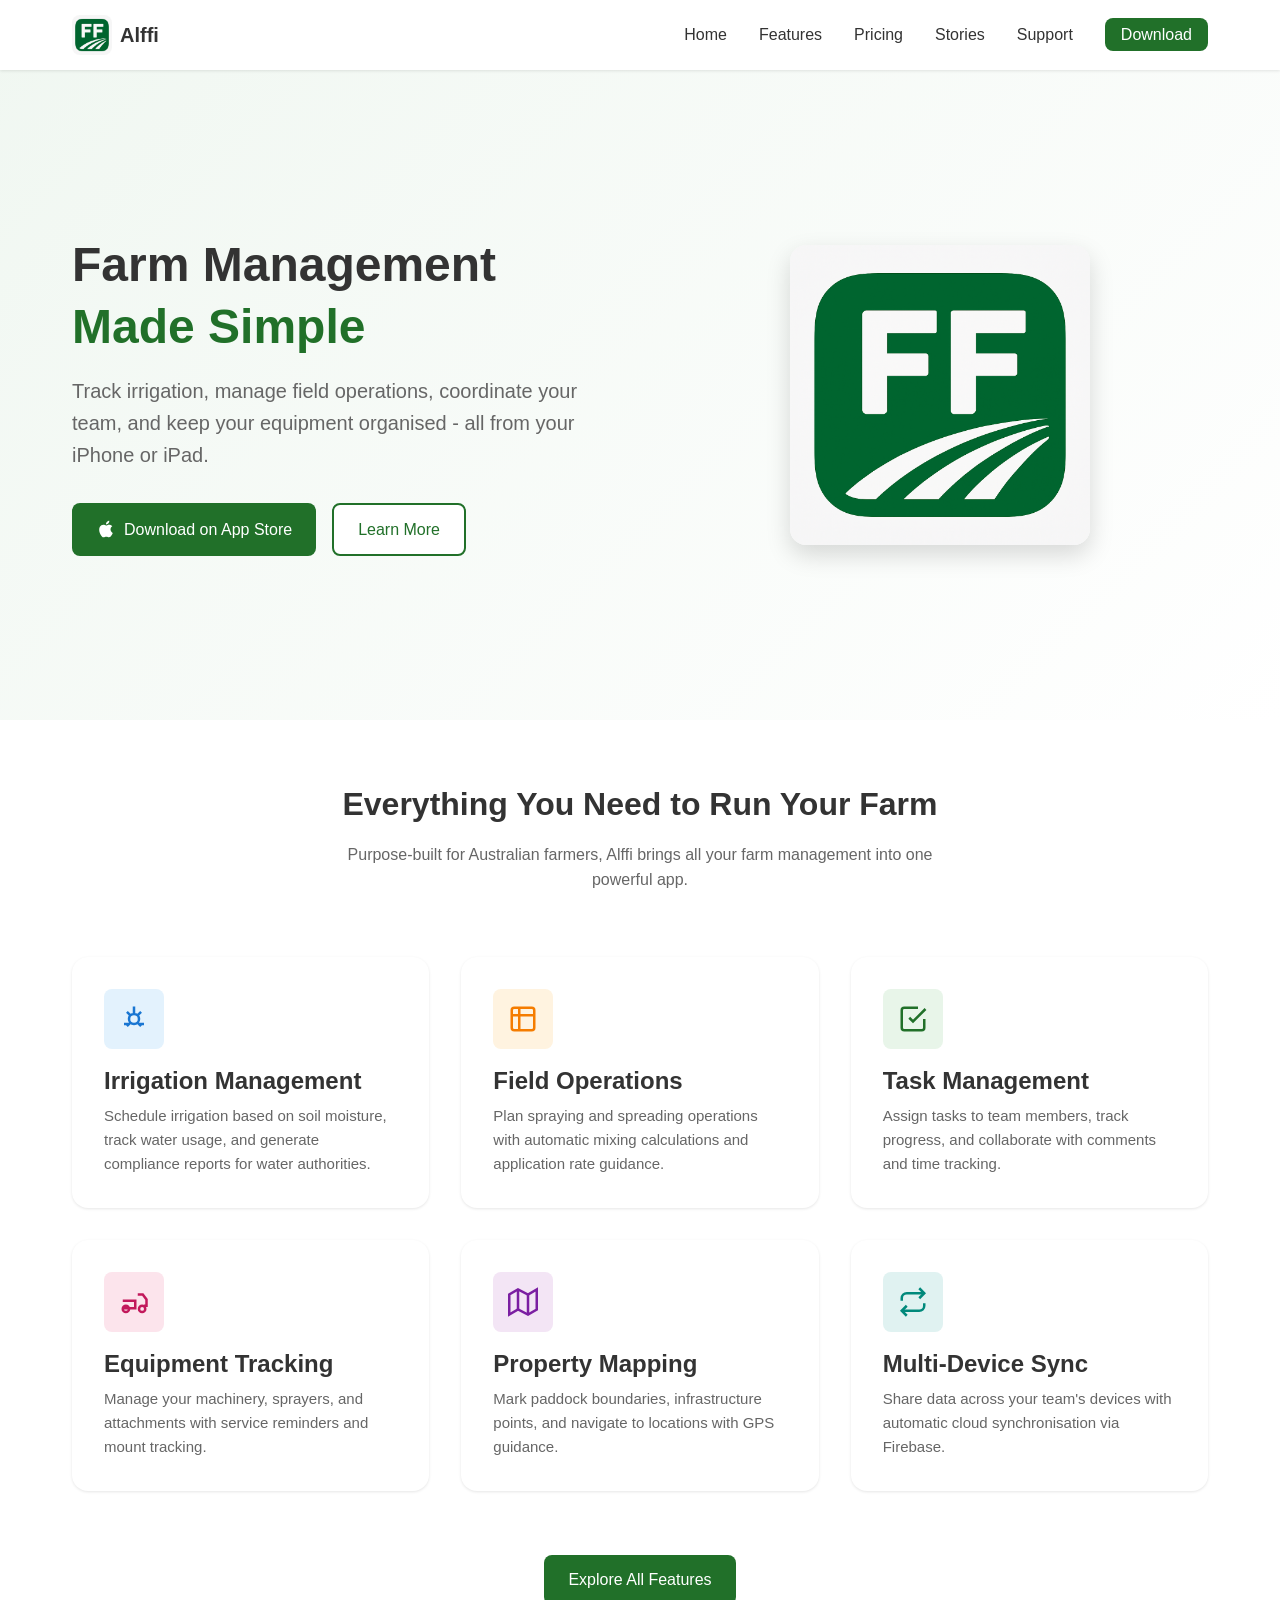
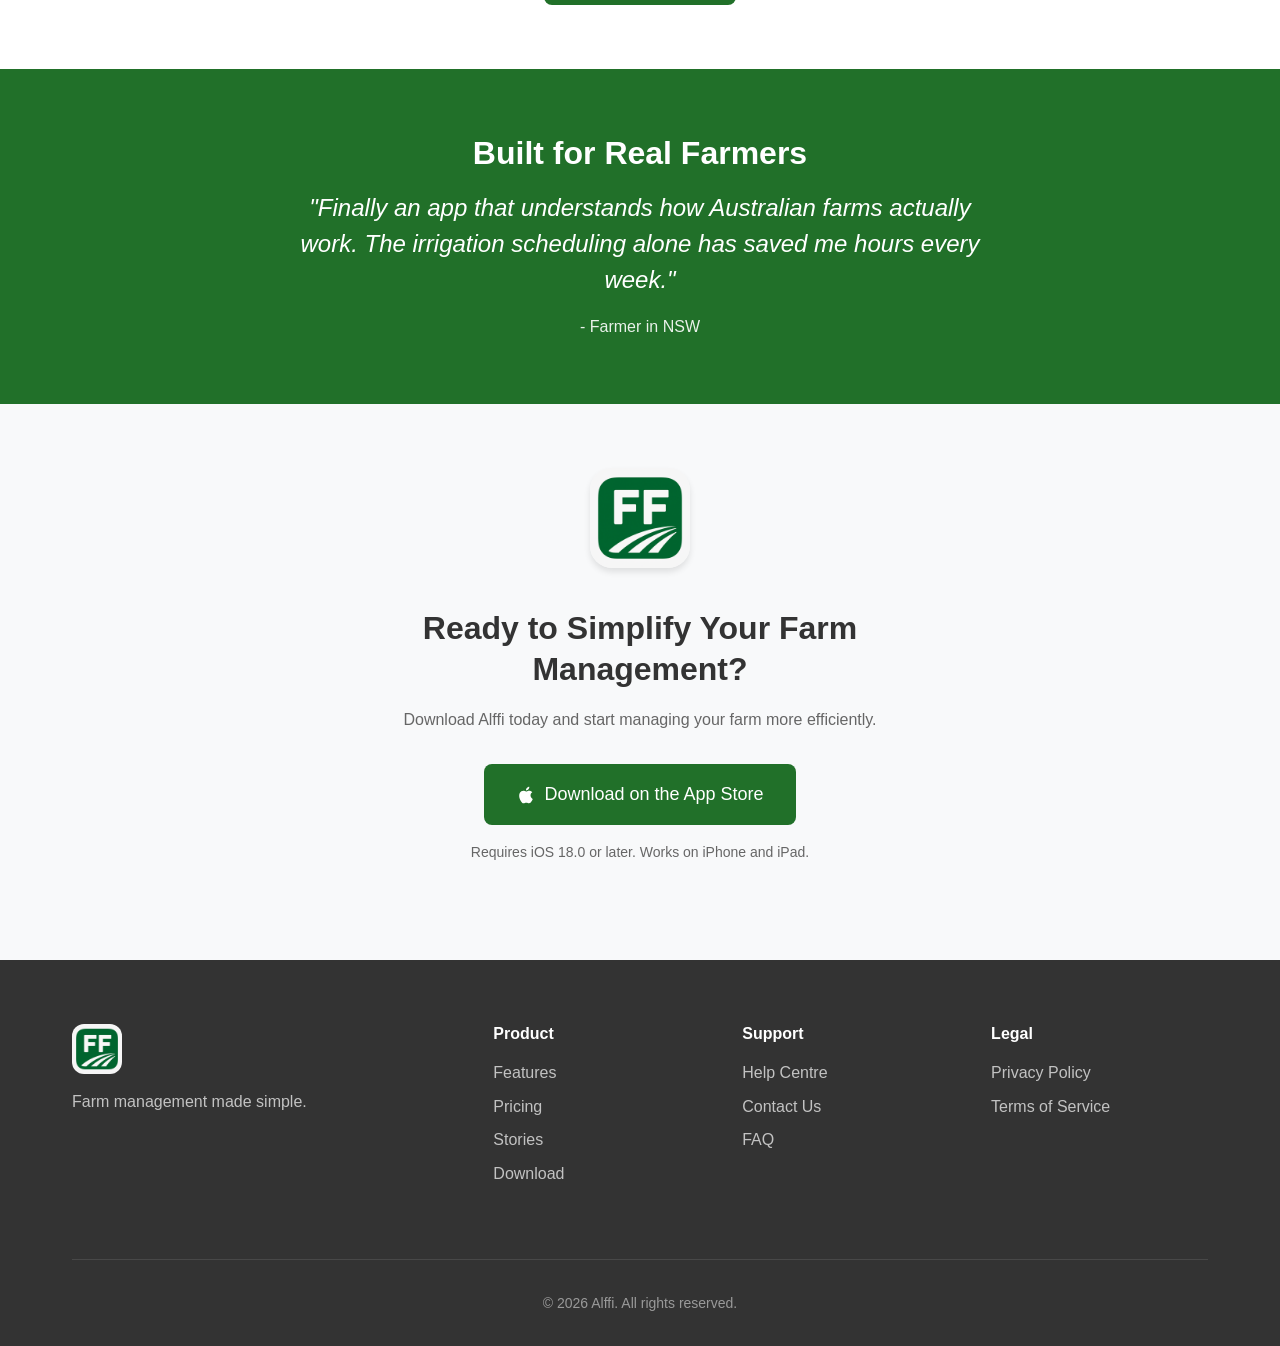
<file: index.html>
<!DOCTYPE html>
<html lang="en">
<head>
    <meta charset="UTF-8">
    <meta name="viewport" content="width=device-width, initial-scale=1.0">
    <meta name="description" content="Alffi - The complete iOS farm management app for irrigation scheduling, field operations, task management, and equipment tracking.">
    <meta name="keywords" content="farm management app, irrigation scheduling, field operations, agriculture software, farming app, iOS farm app">
    <title>Alffi - Farm Management Made Simple</title>
    <link rel="stylesheet" href="css/styles.css">
    <link rel="icon" type="image/png" href="images/favicon.png">
    <link rel="apple-touch-icon" href="images/app-icon.png">
</head>
<body>
    <!-- Navigation -->
    <nav class="navbar">
        <div class="nav-container">
            <a href="index.html" class="nav-logo">
                <img src="images/app-icon.png" alt="Alffi" class="logo-icon">
                <span>Alffi</span>
            </a>
            <button class="nav-toggle" aria-label="Toggle navigation">
                <span></span>
                <span></span>
                <span></span>
            </button>
            <ul class="nav-menu">
                <li><a href="index.html" class="nav-link active">Home</a></li>
                <li><a href="features.html" class="nav-link">Features</a></li>
                <li><a href="pricing.html" class="nav-link">Pricing</a></li>
                <li><a href="stories.html" class="nav-link">Stories</a></li>
                <li><a href="support.html" class="nav-link">Support</a></li>
                <li><a href="#download" class="nav-link btn-download">Download</a></li>
            </ul>
        </div>
    </nav>

    <!-- Hero Section -->
    <section class="hero">
        <div class="hero-content">
            <div class="hero-text">
                <h1>Farm Management<br><span class="highlight">Made Simple</span></h1>
                <p class="hero-subtitle">Track irrigation, manage field operations, coordinate your team, and keep your equipment organised - all from your iPhone or iPad.</p>
                <div class="hero-buttons">
                    <a href="#download" class="btn btn-primary">
                        <svg class="apple-icon" viewBox="0 0 24 24" fill="currentColor">
                            <path d="M18.71 19.5c-.83 1.24-1.71 2.45-3.05 2.47-1.34.03-1.77-.79-3.29-.79-1.53 0-2 .77-3.27.82-1.31.05-2.3-1.32-3.14-2.53C4.25 17 2.94 12.45 4.7 9.39c.87-1.52 2.43-2.48 4.12-2.51 1.28-.02 2.5.87 3.29.87.78 0 2.26-1.07 3.81-.91.65.03 2.47.26 3.64 1.98-.09.06-2.17 1.28-2.15 3.81.03 3.02 2.65 4.03 2.68 4.04-.03.07-.42 1.44-1.38 2.83M13 3.5c.73-.83 1.94-1.46 2.94-1.5.13 1.17-.34 2.35-1.04 3.19-.69.85-1.83 1.51-2.95 1.42-.15-1.15.41-2.35 1.05-3.11z"/>
                        </svg>
                        Download on App Store
                    </a>
                    <a href="features.html" class="btn btn-secondary">Learn More</a>
                </div>
            </div>
            <div class="hero-image">
                <img src="images/app-icon.png" alt="Alffi App" class="app-preview">
            </div>
        </div>
    </section>

    <!-- Features Overview -->
    <section class="features-overview" id="features">
        <div class="container">
            <h2 class="section-title">Everything You Need to Run Your Farm</h2>
            <p class="section-subtitle">Purpose-built for Australian farmers, Alffi brings all your farm management into one powerful app.</p>

            <div class="features-grid">
                <div class="feature-card">
                    <div class="feature-icon irrigation">
                        <svg viewBox="0 0 24 24" fill="none" stroke="currentColor" stroke-width="2">
                            <path d="M12 2v6m0 0a4 4 0 100 8 4 4 0 000-8zm-8 8h4m8 0h4M6.34 6.34l2.83 2.83m5.66 5.66l2.83 2.83m0-11.32l-2.83 2.83m-5.66 5.66l-2.83 2.83"/>
                        </svg>
                    </div>
                    <h3>Irrigation Management</h3>
                    <p>Schedule irrigation based on soil moisture, track water usage, and generate compliance reports for water authorities.</p>
                </div>

                <div class="feature-card">
                    <div class="feature-icon operations">
                        <svg viewBox="0 0 24 24" fill="none" stroke="currentColor" stroke-width="2">
                            <rect x="3" y="3" width="18" height="18" rx="2"/>
                            <path d="M9 3v18M3 9h18"/>
                        </svg>
                    </div>
                    <h3>Field Operations</h3>
                    <p>Plan spraying and spreading operations with automatic mixing calculations and application rate guidance.</p>
                </div>

                <div class="feature-card">
                    <div class="feature-icon tasks">
                        <svg viewBox="0 0 24 24" fill="none" stroke="currentColor" stroke-width="2">
                            <path d="M9 11l3 3L22 4"/>
                            <path d="M21 12v7a2 2 0 01-2 2H5a2 2 0 01-2-2V5a2 2 0 012-2h11"/>
                        </svg>
                    </div>
                    <h3>Task Management</h3>
                    <p>Assign tasks to team members, track progress, and collaborate with comments and time tracking.</p>
                </div>

                <div class="feature-card">
                    <div class="feature-icon equipment">
                        <svg viewBox="0 0 24 24" fill="none" stroke="currentColor" stroke-width="2">
                            <circle cx="5.5" cy="17.5" r="2.5"/>
                            <circle cx="18.5" cy="17.5" r="2.5"/>
                            <path d="M15 6h4l3 4v5h-2M3 17h2m-2-6h10v6H5"/>
                        </svg>
                    </div>
                    <h3>Equipment Tracking</h3>
                    <p>Manage your machinery, sprayers, and attachments with service reminders and mount tracking.</p>
                </div>

                <div class="feature-card">
                    <div class="feature-icon mapping">
                        <svg viewBox="0 0 24 24" fill="none" stroke="currentColor" stroke-width="2">
                            <polygon points="1 6 1 22 8 18 16 22 23 18 23 2 16 6 8 2 1 6"/>
                            <line x1="8" y1="2" x2="8" y2="18"/>
                            <line x1="16" y1="6" x2="16" y2="22"/>
                        </svg>
                    </div>
                    <h3>Property Mapping</h3>
                    <p>Mark paddock boundaries, infrastructure points, and navigate to locations with GPS guidance.</p>
                </div>

                <div class="feature-card">
                    <div class="feature-icon sync">
                        <svg viewBox="0 0 24 24" fill="none" stroke="currentColor" stroke-width="2">
                            <path d="M17 1l4 4-4 4"/>
                            <path d="M3 11V9a4 4 0 014-4h14"/>
                            <path d="M7 23l-4-4 4-4"/>
                            <path d="M21 13v2a4 4 0 01-4 4H3"/>
                        </svg>
                    </div>
                    <h3>Multi-Device Sync</h3>
                    <p>Share data across your team's devices with automatic cloud synchronisation via Firebase.</p>
                </div>
            </div>

            <div class="features-cta">
                <a href="features.html" class="btn btn-primary">Explore All Features</a>
            </div>
        </div>
    </section>

    <!-- Social Proof -->
    <section class="social-proof">
        <div class="container">
            <h2 class="section-title">Built for Real Farmers</h2>
            <div class="testimonial">
                <blockquote>
                    "Finally an app that understands how Australian farms actually work. The irrigation scheduling alone has saved me hours every week."
                </blockquote>
                <cite>- Farmer in NSW</cite>
            </div>
        </div>
    </section>

    <!-- Download Section -->
    <section class="download-section" id="download">
        <div class="container">
            <div class="download-content">
                <img src="images/app-icon.png" alt="Alffi App Icon" class="download-icon">
                <h2>Ready to Simplify Your Farm Management?</h2>
                <p>Download Alffi today and start managing your farm more efficiently.</p>
                <a href="https://apps.apple.com/app/farmers-friend" class="btn btn-primary btn-large" target="_blank" rel="noopener">
                    <svg class="apple-icon" viewBox="0 0 24 24" fill="currentColor">
                        <path d="M18.71 19.5c-.83 1.24-1.71 2.45-3.05 2.47-1.34.03-1.77-.79-3.29-.79-1.53 0-2 .77-3.27.82-1.31.05-2.3-1.32-3.14-2.53C4.25 17 2.94 12.45 4.7 9.39c.87-1.52 2.43-2.48 4.12-2.51 1.28-.02 2.5.87 3.29.87.78 0 2.26-1.07 3.81-.91.65.03 2.47.26 3.64 1.98-.09.06-2.17 1.28-2.15 3.81.03 3.02 2.65 4.03 2.68 4.04-.03.07-.42 1.44-1.38 2.83M13 3.5c.73-.83 1.94-1.46 2.94-1.5.13 1.17-.34 2.35-1.04 3.19-.69.85-1.83 1.51-2.95 1.42-.15-1.15.41-2.35 1.05-3.11z"/>
                    </svg>
                    Download on the App Store
                </a>
                <p class="download-note">Requires iOS 18.0 or later. Works on iPhone and iPad.</p>
            </div>
        </div>
    </section>

    <!-- Footer -->
    <footer class="footer">
        <div class="container">
            <div class="footer-content">
                <div class="footer-brand">
                    <img src="images/app-icon.png" alt="Alffi" class="footer-logo">
                    <p>Farm management made simple.</p>
                </div>
                <div class="footer-links">
                    <div class="footer-column">
                        <h4>Product</h4>
                        <ul>
                            <li><a href="features.html">Features</a></li>
                            <li><a href="pricing.html">Pricing</a></li>
                            <li><a href="stories.html">Stories</a></li>
                            <li><a href="#download">Download</a></li>
                        </ul>
                    </div>
                    <div class="footer-column">
                        <h4>Support</h4>
                        <ul>
                            <li><a href="support.html">Help Centre</a></li>
                            <li><a href="support.html#contact">Contact Us</a></li>
                            <li><a href="support.html#faq">FAQ</a></li>
                        </ul>
                    </div>
                    <div class="footer-column">
                        <h4>Legal</h4>
                        <ul>
                            <li><a href="privacy.html">Privacy Policy</a></li>
                            <li><a href="terms.html">Terms of Service</a></li>
                        </ul>
                    </div>
                </div>
            </div>
            <div class="footer-bottom">
                <p>&copy; 2026 Alffi. All rights reserved.</p>
            </div>
        </div>
    </footer>

    <script src="js/main.js"></script>
</body>
</html>
</file>
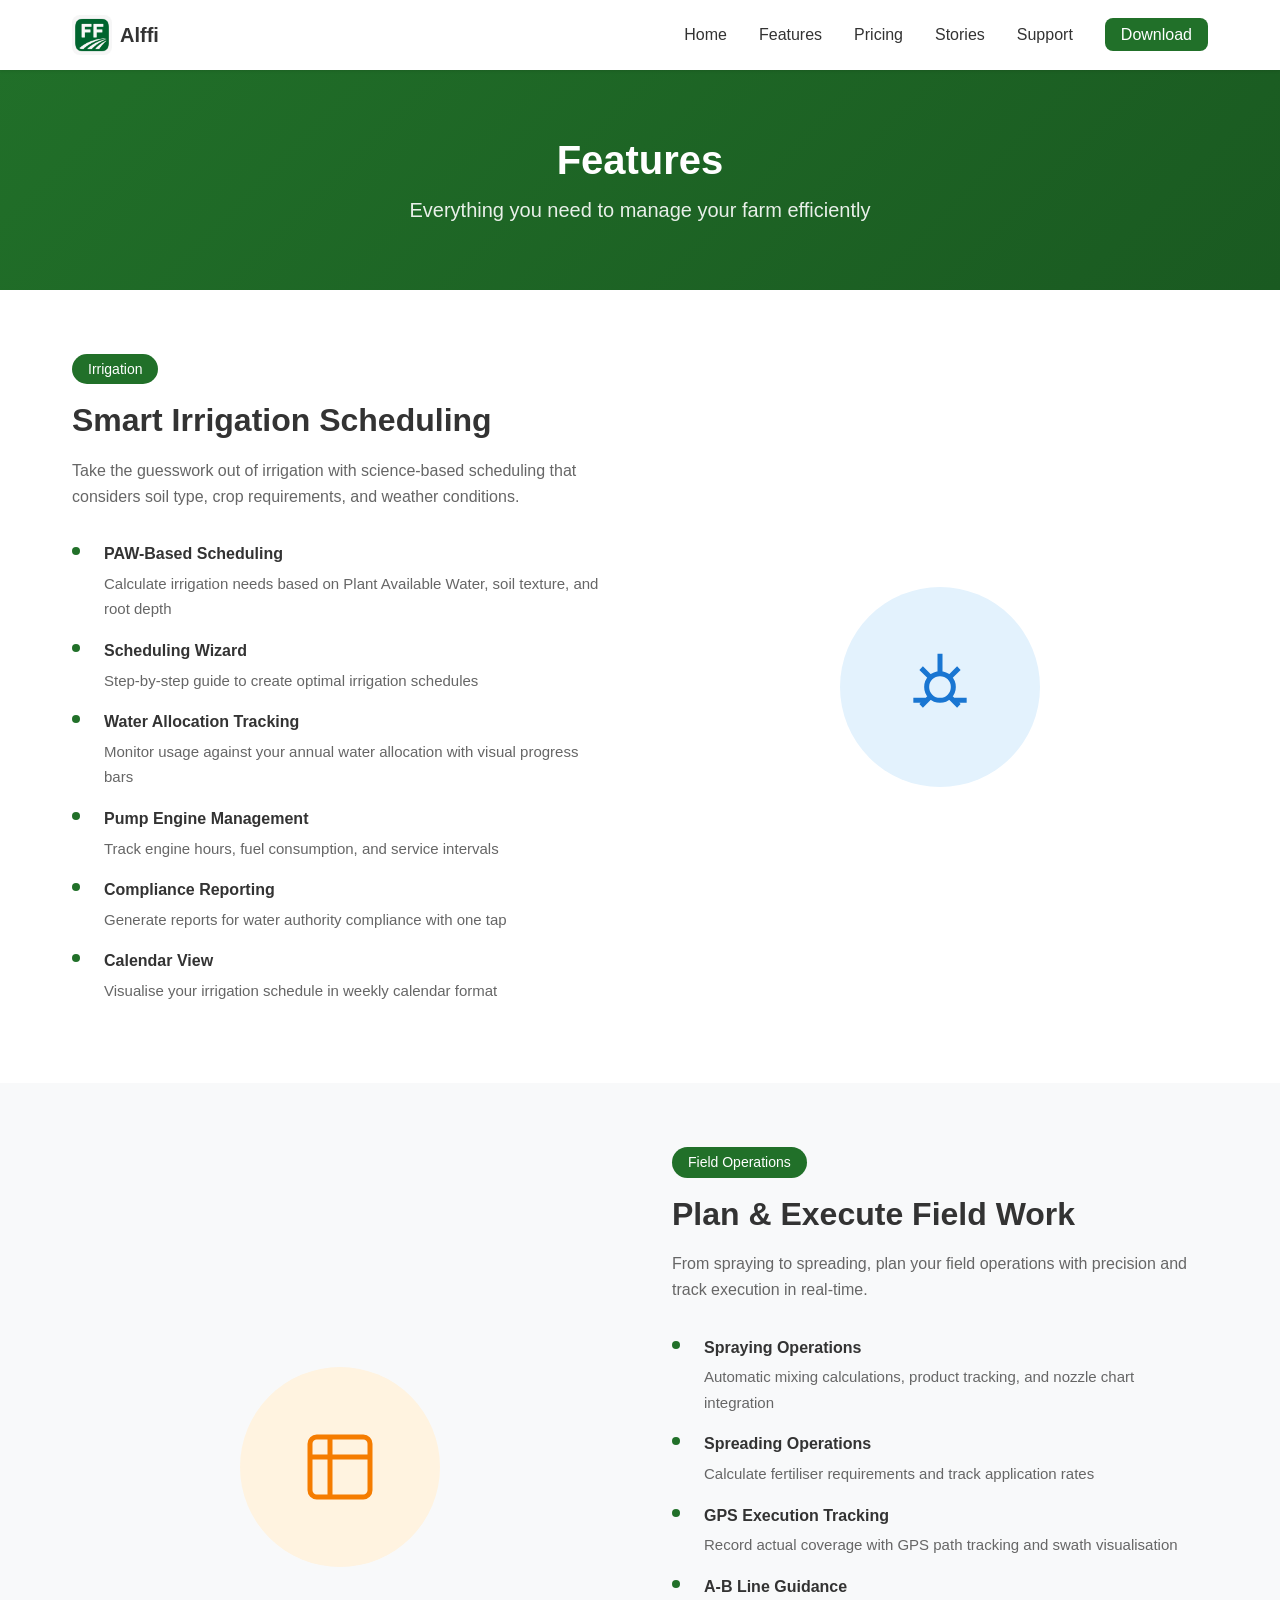
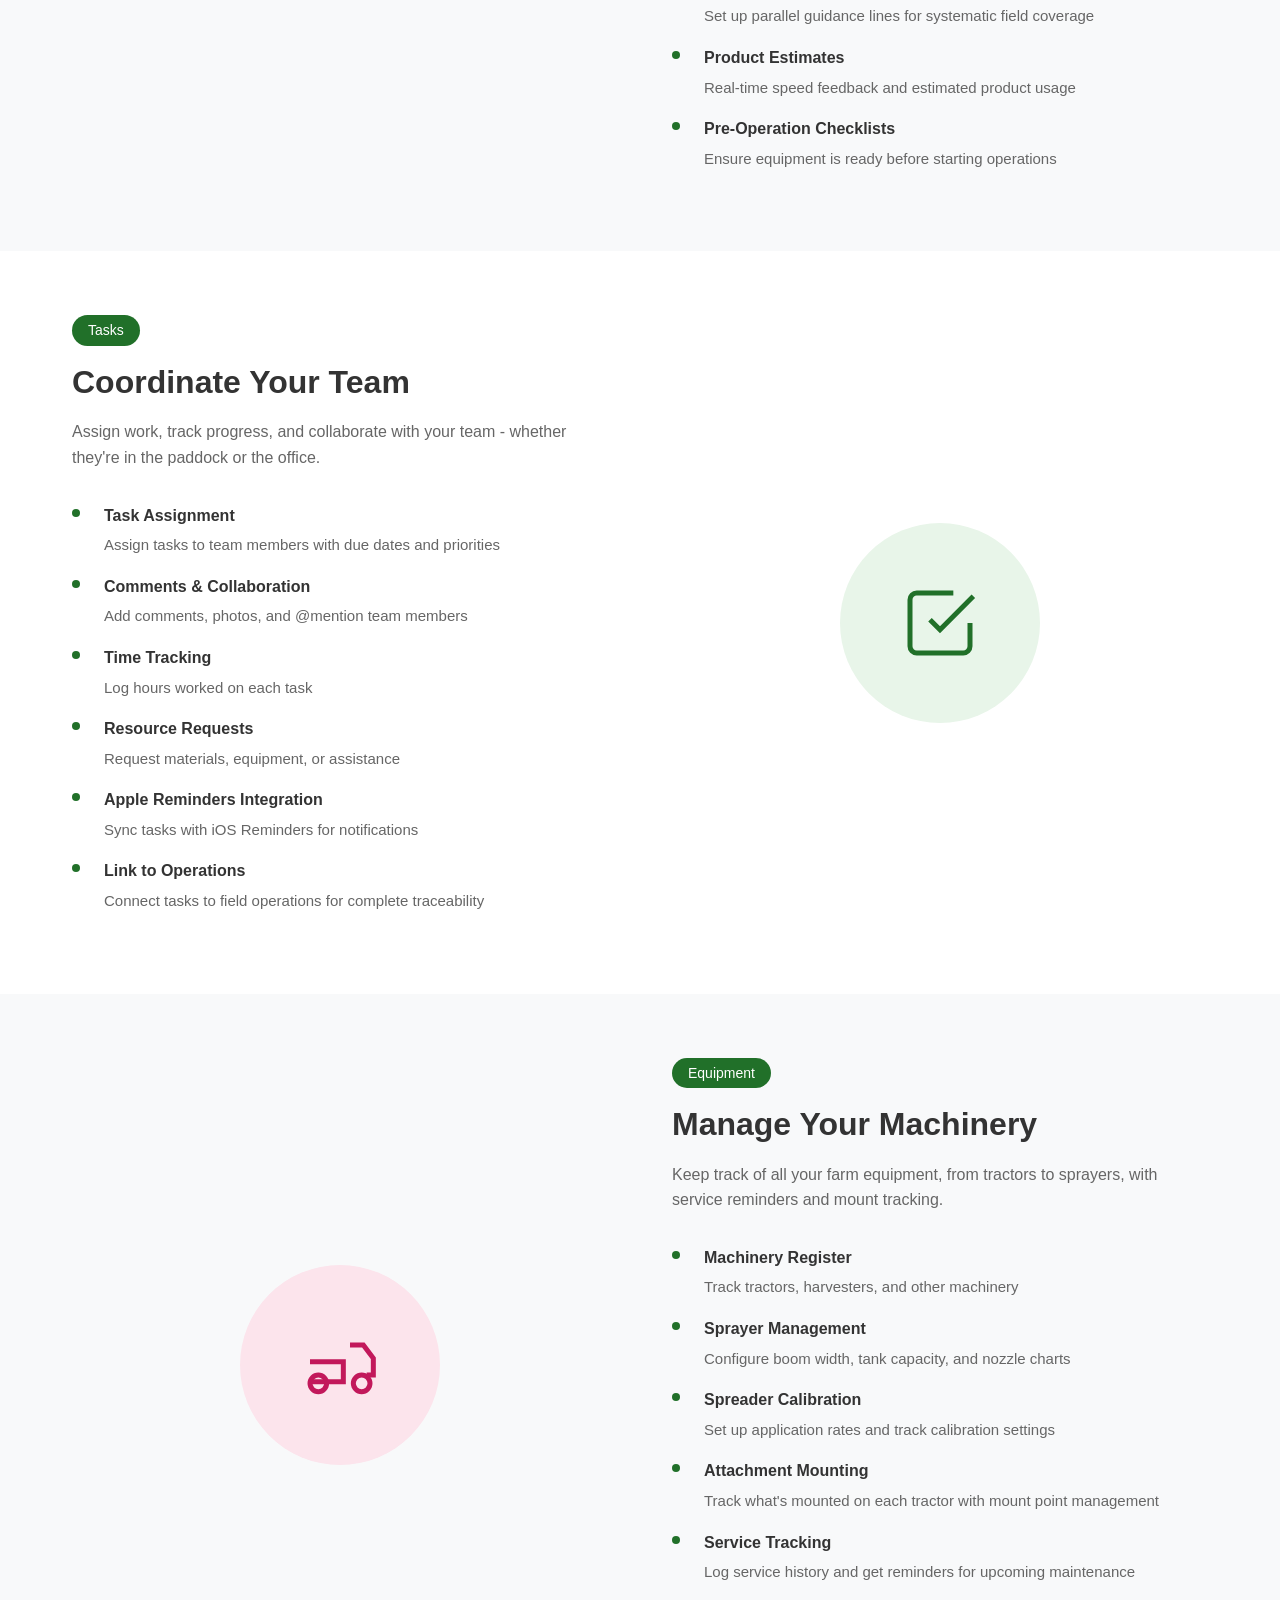
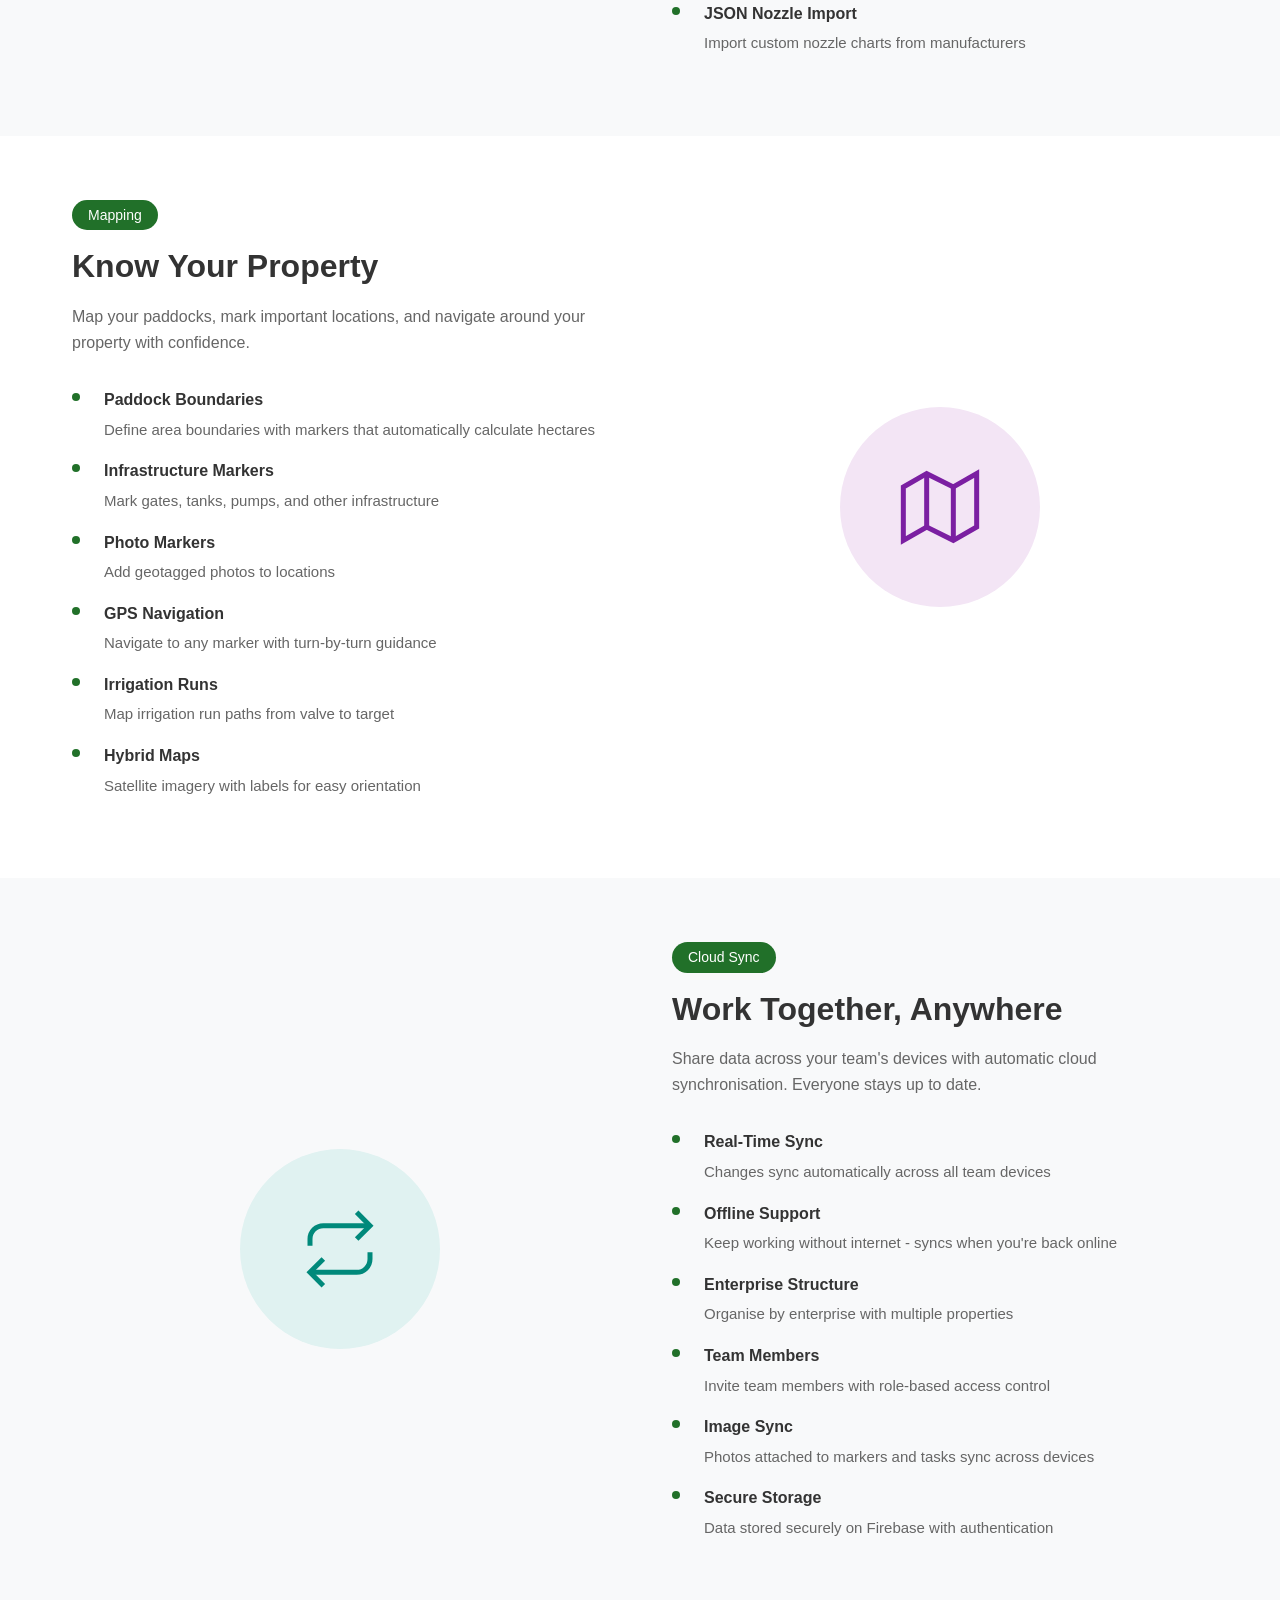
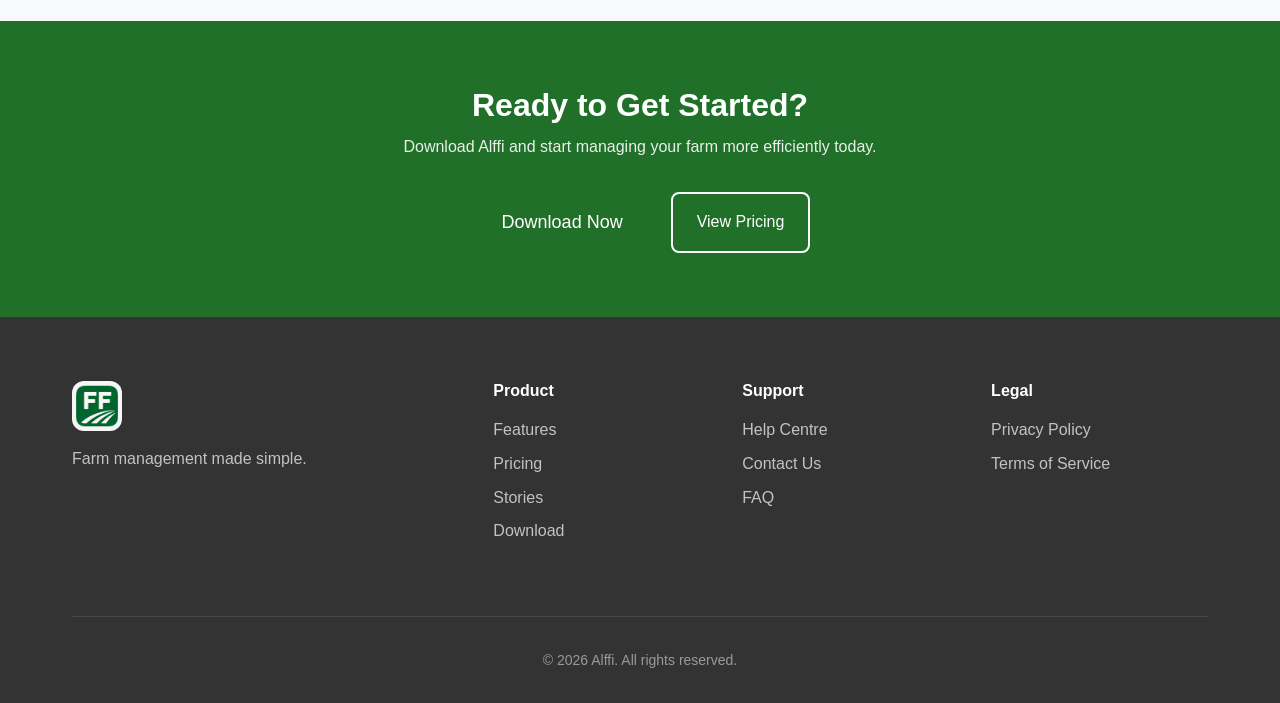
<file: features.html>
<!DOCTYPE html>
<html lang="en">
<head>
    <meta charset="UTF-8">
    <meta name="viewport" content="width=device-width, initial-scale=1.0">
    <meta name="description" content="Explore all features of Alffi - irrigation scheduling, field operations, task management, equipment tracking, and more.">
    <title>Features - Alffi</title>
    <link rel="stylesheet" href="css/styles.css">
    <link rel="icon" type="image/png" href="images/favicon.png">
    <link rel="apple-touch-icon" href="images/app-icon.png">
</head>
<body>
    <!-- Navigation -->
    <nav class="navbar">
        <div class="nav-container">
            <a href="index.html" class="nav-logo">
                <img src="images/app-icon.png" alt="Alffi" class="logo-icon">
                <span>Alffi</span>
            </a>
            <button class="nav-toggle" aria-label="Toggle navigation">
                <span></span>
                <span></span>
                <span></span>
            </button>
            <ul class="nav-menu">
                <li><a href="index.html" class="nav-link">Home</a></li>
                <li><a href="features.html" class="nav-link active">Features</a></li>
                <li><a href="pricing.html" class="nav-link">Pricing</a></li>
                <li><a href="stories.html" class="nav-link">Stories</a></li>
                <li><a href="support.html" class="nav-link">Support</a></li>
                <li><a href="index.html#download" class="nav-link btn-download">Download</a></li>
            </ul>
        </div>
    </nav>

    <!-- Page Header -->
    <section class="page-header">
        <div class="container">
            <h1>Features</h1>
            <p>Everything you need to manage your farm efficiently</p>
        </div>
    </section>

    <!-- Irrigation Feature -->
    <section class="feature-detail" id="irrigation">
        <div class="container">
            <div class="feature-detail-content">
                <div class="feature-detail-text">
                    <div class="feature-badge">Irrigation</div>
                    <h2>Smart Irrigation Scheduling</h2>
                    <p>Take the guesswork out of irrigation with science-based scheduling that considers soil type, crop requirements, and weather conditions.</p>

                    <ul class="feature-list">
                        <li>
                            <strong>PAW-Based Scheduling</strong>
                            <span>Calculate irrigation needs based on Plant Available Water, soil texture, and root depth</span>
                        </li>
                        <li>
                            <strong>Scheduling Wizard</strong>
                            <span>Step-by-step guide to create optimal irrigation schedules</span>
                        </li>
                        <li>
                            <strong>Water Allocation Tracking</strong>
                            <span>Monitor usage against your annual water allocation with visual progress bars</span>
                        </li>
                        <li>
                            <strong>Pump Engine Management</strong>
                            <span>Track engine hours, fuel consumption, and service intervals</span>
                        </li>
                        <li>
                            <strong>Compliance Reporting</strong>
                            <span>Generate reports for water authority compliance with one tap</span>
                        </li>
                        <li>
                            <strong>Calendar View</strong>
                            <span>Visualise your irrigation schedule in weekly calendar format</span>
                        </li>
                    </ul>
                </div>
                <div class="feature-detail-image">
                    <div class="feature-icon-large irrigation">
                        <svg viewBox="0 0 24 24" fill="none" stroke="currentColor" stroke-width="1.5">
                            <path d="M12 2v6m0 0a4 4 0 100 8 4 4 0 000-8zm-8 8h4m8 0h4M6.34 6.34l2.83 2.83m5.66 5.66l2.83 2.83m0-11.32l-2.83 2.83m-5.66 5.66l-2.83 2.83"/>
                        </svg>
                    </div>
                </div>
            </div>
        </div>
    </section>

    <!-- Field Operations Feature -->
    <section class="feature-detail alt" id="operations">
        <div class="container">
            <div class="feature-detail-content reverse">
                <div class="feature-detail-text">
                    <div class="feature-badge">Field Operations</div>
                    <h2>Plan & Execute Field Work</h2>
                    <p>From spraying to spreading, plan your field operations with precision and track execution in real-time.</p>

                    <ul class="feature-list">
                        <li>
                            <strong>Spraying Operations</strong>
                            <span>Automatic mixing calculations, product tracking, and nozzle chart integration</span>
                        </li>
                        <li>
                            <strong>Spreading Operations</strong>
                            <span>Calculate fertiliser requirements and track application rates</span>
                        </li>
                        <li>
                            <strong>GPS Execution Tracking</strong>
                            <span>Record actual coverage with GPS path tracking and swath visualisation</span>
                        </li>
                        <li>
                            <strong>A-B Line Guidance</strong>
                            <span>Set up parallel guidance lines for systematic field coverage</span>
                        </li>
                        <li>
                            <strong>Product Estimates</strong>
                            <span>Real-time speed feedback and estimated product usage</span>
                        </li>
                        <li>
                            <strong>Pre-Operation Checklists</strong>
                            <span>Ensure equipment is ready before starting operations</span>
                        </li>
                    </ul>
                </div>
                <div class="feature-detail-image">
                    <div class="feature-icon-large operations">
                        <svg viewBox="0 0 24 24" fill="none" stroke="currentColor" stroke-width="1.5">
                            <rect x="3" y="3" width="18" height="18" rx="2"/>
                            <path d="M9 3v18M3 9h18"/>
                        </svg>
                    </div>
                </div>
            </div>
        </div>
    </section>

    <!-- Task Management Feature -->
    <section class="feature-detail" id="tasks">
        <div class="container">
            <div class="feature-detail-content">
                <div class="feature-detail-text">
                    <div class="feature-badge">Tasks</div>
                    <h2>Coordinate Your Team</h2>
                    <p>Assign work, track progress, and collaborate with your team - whether they're in the paddock or the office.</p>

                    <ul class="feature-list">
                        <li>
                            <strong>Task Assignment</strong>
                            <span>Assign tasks to team members with due dates and priorities</span>
                        </li>
                        <li>
                            <strong>Comments & Collaboration</strong>
                            <span>Add comments, photos, and @mention team members</span>
                        </li>
                        <li>
                            <strong>Time Tracking</strong>
                            <span>Log hours worked on each task</span>
                        </li>
                        <li>
                            <strong>Resource Requests</strong>
                            <span>Request materials, equipment, or assistance</span>
                        </li>
                        <li>
                            <strong>Apple Reminders Integration</strong>
                            <span>Sync tasks with iOS Reminders for notifications</span>
                        </li>
                        <li>
                            <strong>Link to Operations</strong>
                            <span>Connect tasks to field operations for complete traceability</span>
                        </li>
                    </ul>
                </div>
                <div class="feature-detail-image">
                    <div class="feature-icon-large tasks">
                        <svg viewBox="0 0 24 24" fill="none" stroke="currentColor" stroke-width="1.5">
                            <path d="M9 11l3 3L22 4"/>
                            <path d="M21 12v7a2 2 0 01-2 2H5a2 2 0 01-2-2V5a2 2 0 012-2h11"/>
                        </svg>
                    </div>
                </div>
            </div>
        </div>
    </section>

    <!-- Equipment Feature -->
    <section class="feature-detail alt" id="equipment">
        <div class="container">
            <div class="feature-detail-content reverse">
                <div class="feature-detail-text">
                    <div class="feature-badge">Equipment</div>
                    <h2>Manage Your Machinery</h2>
                    <p>Keep track of all your farm equipment, from tractors to sprayers, with service reminders and mount tracking.</p>

                    <ul class="feature-list">
                        <li>
                            <strong>Machinery Register</strong>
                            <span>Track tractors, harvesters, and other machinery</span>
                        </li>
                        <li>
                            <strong>Sprayer Management</strong>
                            <span>Configure boom width, tank capacity, and nozzle charts</span>
                        </li>
                        <li>
                            <strong>Spreader Calibration</strong>
                            <span>Set up application rates and track calibration settings</span>
                        </li>
                        <li>
                            <strong>Attachment Mounting</strong>
                            <span>Track what's mounted on each tractor with mount point management</span>
                        </li>
                        <li>
                            <strong>Service Tracking</strong>
                            <span>Log service history and get reminders for upcoming maintenance</span>
                        </li>
                        <li>
                            <strong>JSON Nozzle Import</strong>
                            <span>Import custom nozzle charts from manufacturers</span>
                        </li>
                    </ul>
                </div>
                <div class="feature-detail-image">
                    <div class="feature-icon-large equipment">
                        <svg viewBox="0 0 24 24" fill="none" stroke="currentColor" stroke-width="1.5">
                            <circle cx="5.5" cy="17.5" r="2.5"/>
                            <circle cx="18.5" cy="17.5" r="2.5"/>
                            <path d="M15 6h4l3 4v5h-2M3 17h2m-2-6h10v6H5"/>
                        </svg>
                    </div>
                </div>
            </div>
        </div>
    </section>

    <!-- Mapping Feature -->
    <section class="feature-detail" id="mapping">
        <div class="container">
            <div class="feature-detail-content">
                <div class="feature-detail-text">
                    <div class="feature-badge">Mapping</div>
                    <h2>Know Your Property</h2>
                    <p>Map your paddocks, mark important locations, and navigate around your property with confidence.</p>

                    <ul class="feature-list">
                        <li>
                            <strong>Paddock Boundaries</strong>
                            <span>Define area boundaries with markers that automatically calculate hectares</span>
                        </li>
                        <li>
                            <strong>Infrastructure Markers</strong>
                            <span>Mark gates, tanks, pumps, and other infrastructure</span>
                        </li>
                        <li>
                            <strong>Photo Markers</strong>
                            <span>Add geotagged photos to locations</span>
                        </li>
                        <li>
                            <strong>GPS Navigation</strong>
                            <span>Navigate to any marker with turn-by-turn guidance</span>
                        </li>
                        <li>
                            <strong>Irrigation Runs</strong>
                            <span>Map irrigation run paths from valve to target</span>
                        </li>
                        <li>
                            <strong>Hybrid Maps</strong>
                            <span>Satellite imagery with labels for easy orientation</span>
                        </li>
                    </ul>
                </div>
                <div class="feature-detail-image">
                    <div class="feature-icon-large mapping">
                        <svg viewBox="0 0 24 24" fill="none" stroke="currentColor" stroke-width="1.5">
                            <polygon points="1 6 1 22 8 18 16 22 23 18 23 2 16 6 8 2 1 6"/>
                            <line x1="8" y1="2" x2="8" y2="18"/>
                            <line x1="16" y1="6" x2="16" y2="22"/>
                        </svg>
                    </div>
                </div>
            </div>
        </div>
    </section>

    <!-- Sync Feature -->
    <section class="feature-detail alt" id="sync">
        <div class="container">
            <div class="feature-detail-content reverse">
                <div class="feature-detail-text">
                    <div class="feature-badge">Cloud Sync</div>
                    <h2>Work Together, Anywhere</h2>
                    <p>Share data across your team's devices with automatic cloud synchronisation. Everyone stays up to date.</p>

                    <ul class="feature-list">
                        <li>
                            <strong>Real-Time Sync</strong>
                            <span>Changes sync automatically across all team devices</span>
                        </li>
                        <li>
                            <strong>Offline Support</strong>
                            <span>Keep working without internet - syncs when you're back online</span>
                        </li>
                        <li>
                            <strong>Enterprise Structure</strong>
                            <span>Organise by enterprise with multiple properties</span>
                        </li>
                        <li>
                            <strong>Team Members</strong>
                            <span>Invite team members with role-based access control</span>
                        </li>
                        <li>
                            <strong>Image Sync</strong>
                            <span>Photos attached to markers and tasks sync across devices</span>
                        </li>
                        <li>
                            <strong>Secure Storage</strong>
                            <span>Data stored securely on Firebase with authentication</span>
                        </li>
                    </ul>
                </div>
                <div class="feature-detail-image">
                    <div class="feature-icon-large sync">
                        <svg viewBox="0 0 24 24" fill="none" stroke="currentColor" stroke-width="1.5">
                            <path d="M17 1l4 4-4 4"/>
                            <path d="M3 11V9a4 4 0 014-4h14"/>
                            <path d="M7 23l-4-4 4-4"/>
                            <path d="M21 13v2a4 4 0 01-4 4H3"/>
                        </svg>
                    </div>
                </div>
            </div>
        </div>
    </section>

    <!-- CTA Section -->
    <section class="cta-section">
        <div class="container">
            <h2>Ready to Get Started?</h2>
            <p>Download Alffi and start managing your farm more efficiently today.</p>
            <div class="cta-buttons">
                <a href="index.html#download" class="btn btn-primary btn-large">Download Now</a>
                <a href="pricing.html" class="btn btn-secondary">View Pricing</a>
            </div>
        </div>
    </section>

    <!-- Footer -->
    <footer class="footer">
        <div class="container">
            <div class="footer-content">
                <div class="footer-brand">
                    <img src="images/app-icon.png" alt="Alffi" class="footer-logo">
                    <p>Farm management made simple.</p>
                </div>
                <div class="footer-links">
                    <div class="footer-column">
                        <h4>Product</h4>
                        <ul>
                            <li><a href="features.html">Features</a></li>
                            <li><a href="pricing.html">Pricing</a></li>
                            <li><a href="stories.html">Stories</a></li>
                            <li><a href="index.html#download">Download</a></li>
                        </ul>
                    </div>
                    <div class="footer-column">
                        <h4>Support</h4>
                        <ul>
                            <li><a href="support.html">Help Centre</a></li>
                            <li><a href="support.html#contact">Contact Us</a></li>
                            <li><a href="support.html#faq">FAQ</a></li>
                        </ul>
                    </div>
                    <div class="footer-column">
                        <h4>Legal</h4>
                        <ul>
                            <li><a href="privacy.html">Privacy Policy</a></li>
                            <li><a href="terms.html">Terms of Service</a></li>
                        </ul>
                    </div>
                </div>
            </div>
            <div class="footer-bottom">
                <p>&copy; 2026 Alffi. All rights reserved.</p>
            </div>
        </div>
    </footer>

    <script src="js/main.js"></script>
</body>
</html>
</file>
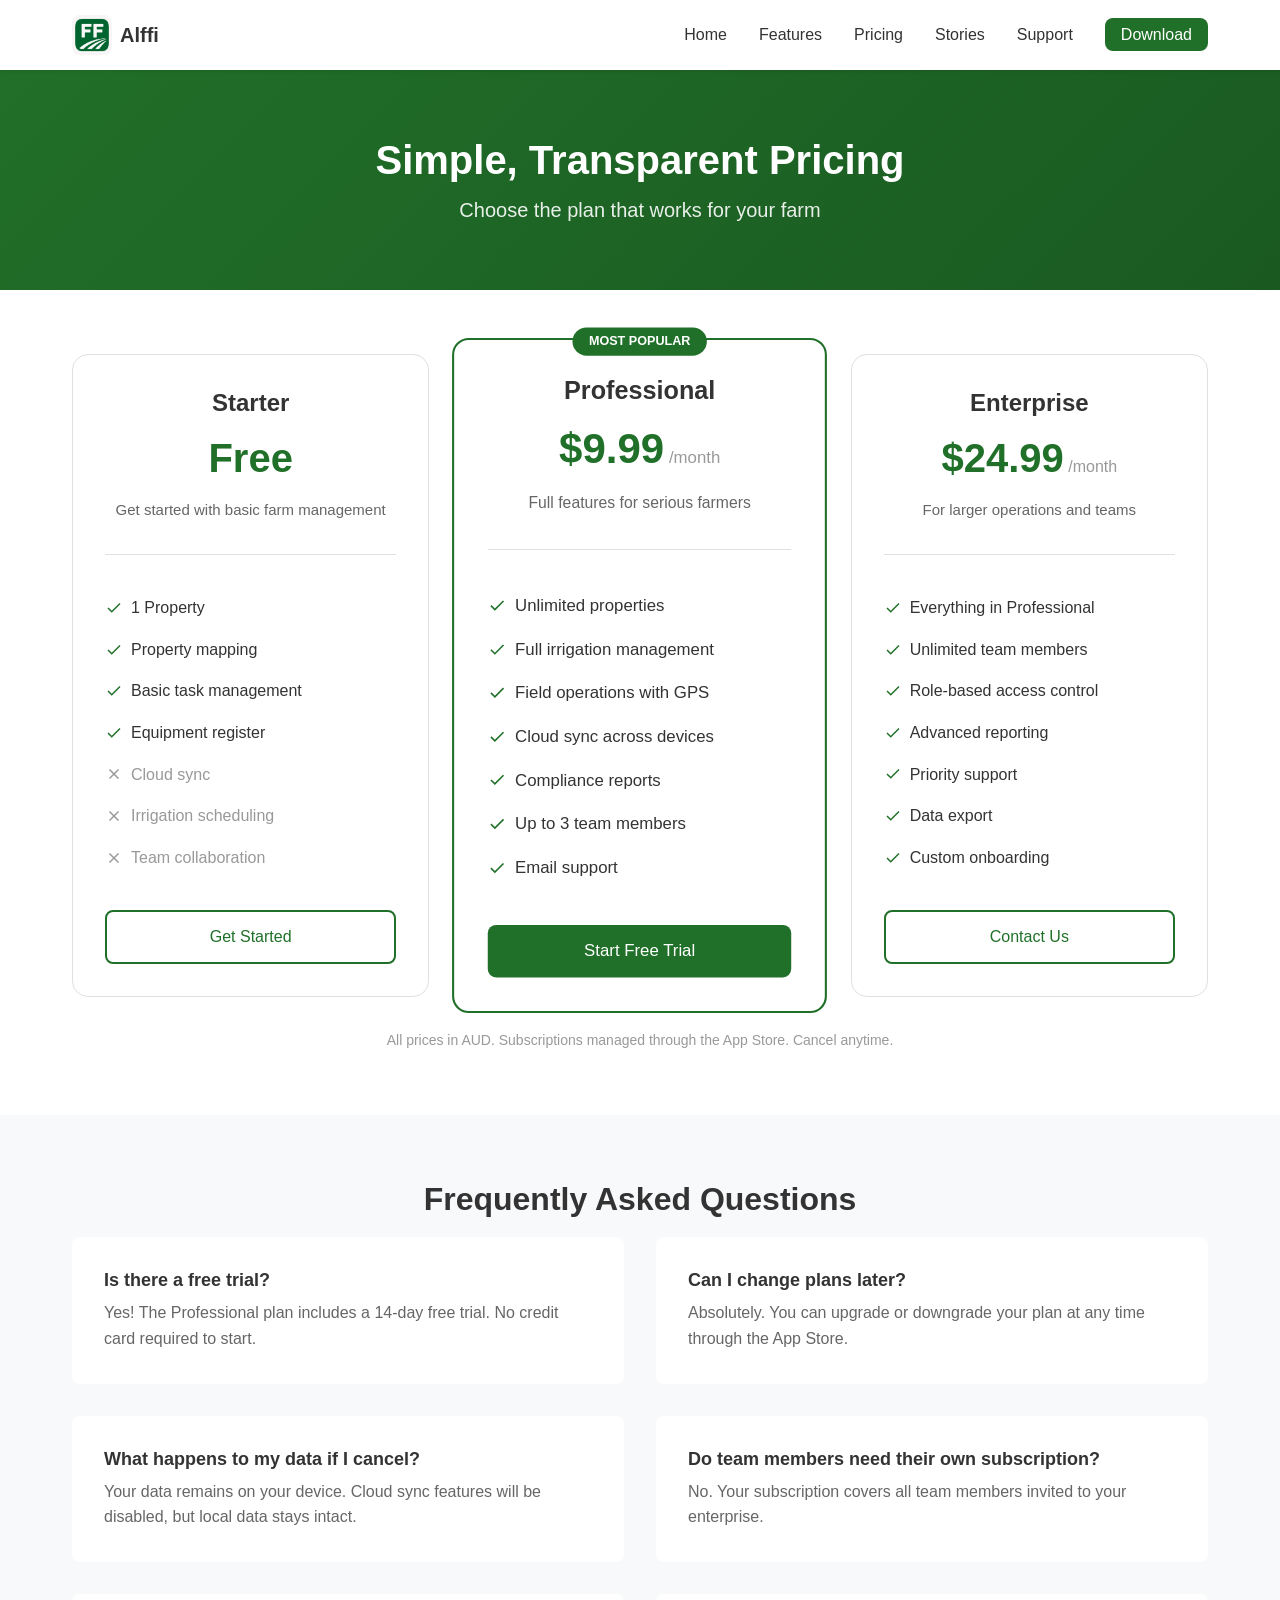
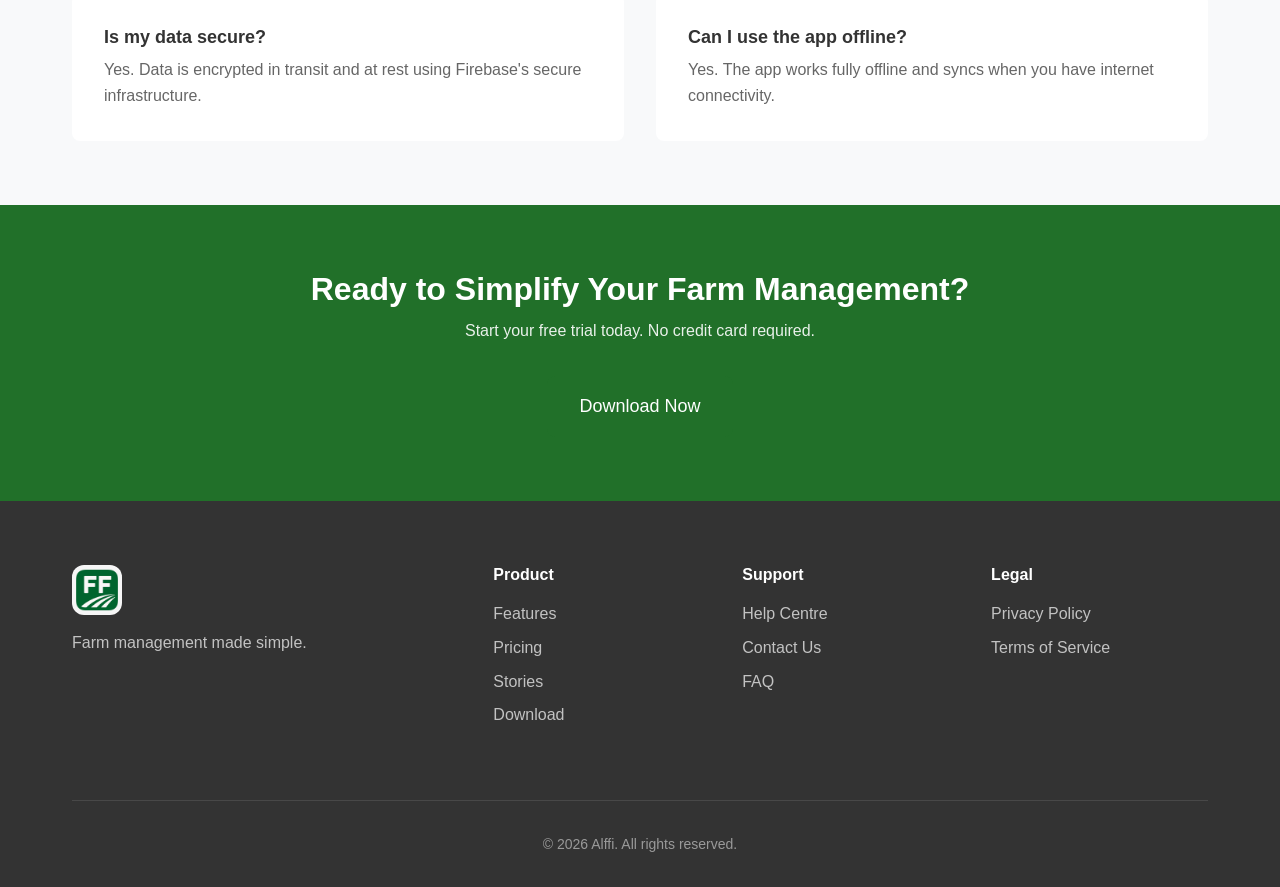
<file: pricing.html>
<!DOCTYPE html>
<html lang="en">
<head>
    <meta charset="UTF-8">
    <meta name="viewport" content="width=device-width, initial-scale=1.0">
    <meta name="description" content="Alffi pricing - Simple, transparent pricing for farm management software.">
    <title>Pricing - Alffi</title>
    <link rel="stylesheet" href="css/styles.css">
    <link rel="icon" type="image/png" href="images/favicon.png">
    <link rel="apple-touch-icon" href="images/app-icon.png">
</head>
<body>
    <!-- Navigation -->
    <nav class="navbar">
        <div class="nav-container">
            <a href="index.html" class="nav-logo">
                <img src="images/app-icon.png" alt="Alffi" class="logo-icon">
                <span>Alffi</span>
            </a>
            <button class="nav-toggle" aria-label="Toggle navigation">
                <span></span>
                <span></span>
                <span></span>
            </button>
            <ul class="nav-menu">
                <li><a href="index.html" class="nav-link">Home</a></li>
                <li><a href="features.html" class="nav-link">Features</a></li>
                <li><a href="pricing.html" class="nav-link active">Pricing</a></li>
                <li><a href="stories.html" class="nav-link">Stories</a></li>
                <li><a href="support.html" class="nav-link">Support</a></li>
                <li><a href="index.html#download" class="nav-link btn-download">Download</a></li>
            </ul>
        </div>
    </nav>

    <!-- Page Header -->
    <section class="page-header">
        <div class="container">
            <h1>Simple, Transparent Pricing</h1>
            <p>Choose the plan that works for your farm</p>
        </div>
    </section>

    <!-- Pricing Cards -->
    <section class="pricing-section">
        <div class="container">
            <div class="pricing-grid">
                <!-- Free Tier -->
                <div class="pricing-card">
                    <div class="pricing-header">
                        <h3>Starter</h3>
                        <div class="pricing-price">
                            <span class="price">Free</span>
                        </div>
                        <p class="pricing-description">Get started with basic farm management</p>
                    </div>
                    <ul class="pricing-features">
                        <li class="included">
                            <svg viewBox="0 0 24 24" fill="none" stroke="currentColor" stroke-width="2"><polyline points="20 6 9 17 4 12"/></svg>
                            1 Property
                        </li>
                        <li class="included">
                            <svg viewBox="0 0 24 24" fill="none" stroke="currentColor" stroke-width="2"><polyline points="20 6 9 17 4 12"/></svg>
                            Property mapping
                        </li>
                        <li class="included">
                            <svg viewBox="0 0 24 24" fill="none" stroke="currentColor" stroke-width="2"><polyline points="20 6 9 17 4 12"/></svg>
                            Basic task management
                        </li>
                        <li class="included">
                            <svg viewBox="0 0 24 24" fill="none" stroke="currentColor" stroke-width="2"><polyline points="20 6 9 17 4 12"/></svg>
                            Equipment register
                        </li>
                        <li class="not-included">
                            <svg viewBox="0 0 24 24" fill="none" stroke="currentColor" stroke-width="2"><line x1="18" y1="6" x2="6" y2="18"/><line x1="6" y1="6" x2="18" y2="18"/></svg>
                            Cloud sync
                        </li>
                        <li class="not-included">
                            <svg viewBox="0 0 24 24" fill="none" stroke="currentColor" stroke-width="2"><line x1="18" y1="6" x2="6" y2="18"/><line x1="6" y1="6" x2="18" y2="18"/></svg>
                            Irrigation scheduling
                        </li>
                        <li class="not-included">
                            <svg viewBox="0 0 24 24" fill="none" stroke="currentColor" stroke-width="2"><line x1="18" y1="6" x2="6" y2="18"/><line x1="6" y1="6" x2="18" y2="18"/></svg>
                            Team collaboration
                        </li>
                    </ul>
                    <a href="index.html#download" class="btn btn-secondary pricing-cta">Get Started</a>
                </div>

                <!-- Pro Tier -->
                <div class="pricing-card featured">
                    <div class="pricing-badge">Most Popular</div>
                    <div class="pricing-header">
                        <h3>Professional</h3>
                        <div class="pricing-price">
                            <span class="price">$9.99</span>
                            <span class="period">/month</span>
                        </div>
                        <p class="pricing-description">Full features for serious farmers</p>
                    </div>
                    <ul class="pricing-features">
                        <li class="included">
                            <svg viewBox="0 0 24 24" fill="none" stroke="currentColor" stroke-width="2"><polyline points="20 6 9 17 4 12"/></svg>
                            Unlimited properties
                        </li>
                        <li class="included">
                            <svg viewBox="0 0 24 24" fill="none" stroke="currentColor" stroke-width="2"><polyline points="20 6 9 17 4 12"/></svg>
                            Full irrigation management
                        </li>
                        <li class="included">
                            <svg viewBox="0 0 24 24" fill="none" stroke="currentColor" stroke-width="2"><polyline points="20 6 9 17 4 12"/></svg>
                            Field operations with GPS
                        </li>
                        <li class="included">
                            <svg viewBox="0 0 24 24" fill="none" stroke="currentColor" stroke-width="2"><polyline points="20 6 9 17 4 12"/></svg>
                            Cloud sync across devices
                        </li>
                        <li class="included">
                            <svg viewBox="0 0 24 24" fill="none" stroke="currentColor" stroke-width="2"><polyline points="20 6 9 17 4 12"/></svg>
                            Compliance reports
                        </li>
                        <li class="included">
                            <svg viewBox="0 0 24 24" fill="none" stroke="currentColor" stroke-width="2"><polyline points="20 6 9 17 4 12"/></svg>
                            Up to 3 team members
                        </li>
                        <li class="included">
                            <svg viewBox="0 0 24 24" fill="none" stroke="currentColor" stroke-width="2"><polyline points="20 6 9 17 4 12"/></svg>
                            Email support
                        </li>
                    </ul>
                    <a href="index.html#download" class="btn btn-primary pricing-cta">Start Free Trial</a>
                </div>

                <!-- Enterprise Tier -->
                <div class="pricing-card">
                    <div class="pricing-header">
                        <h3>Enterprise</h3>
                        <div class="pricing-price">
                            <span class="price">$24.99</span>
                            <span class="period">/month</span>
                        </div>
                        <p class="pricing-description">For larger operations and teams</p>
                    </div>
                    <ul class="pricing-features">
                        <li class="included">
                            <svg viewBox="0 0 24 24" fill="none" stroke="currentColor" stroke-width="2"><polyline points="20 6 9 17 4 12"/></svg>
                            Everything in Professional
                        </li>
                        <li class="included">
                            <svg viewBox="0 0 24 24" fill="none" stroke="currentColor" stroke-width="2"><polyline points="20 6 9 17 4 12"/></svg>
                            Unlimited team members
                        </li>
                        <li class="included">
                            <svg viewBox="0 0 24 24" fill="none" stroke="currentColor" stroke-width="2"><polyline points="20 6 9 17 4 12"/></svg>
                            Role-based access control
                        </li>
                        <li class="included">
                            <svg viewBox="0 0 24 24" fill="none" stroke="currentColor" stroke-width="2"><polyline points="20 6 9 17 4 12"/></svg>
                            Advanced reporting
                        </li>
                        <li class="included">
                            <svg viewBox="0 0 24 24" fill="none" stroke="currentColor" stroke-width="2"><polyline points="20 6 9 17 4 12"/></svg>
                            Priority support
                        </li>
                        <li class="included">
                            <svg viewBox="0 0 24 24" fill="none" stroke="currentColor" stroke-width="2"><polyline points="20 6 9 17 4 12"/></svg>
                            Data export
                        </li>
                        <li class="included">
                            <svg viewBox="0 0 24 24" fill="none" stroke="currentColor" stroke-width="2"><polyline points="20 6 9 17 4 12"/></svg>
                            Custom onboarding
                        </li>
                    </ul>
                    <a href="support.html#contact" class="btn btn-secondary pricing-cta">Contact Us</a>
                </div>
            </div>

            <!-- Pricing Note -->
            <div class="pricing-note">
                <p>All prices in AUD. Subscriptions managed through the App Store. Cancel anytime.</p>
            </div>
        </div>
    </section>

    <!-- FAQ Section -->
    <section class="faq-section" id="faq">
        <div class="container">
            <h2 class="section-title">Frequently Asked Questions</h2>

            <div class="faq-grid">
                <div class="faq-item">
                    <h3>Is there a free trial?</h3>
                    <p>Yes! The Professional plan includes a 14-day free trial. No credit card required to start.</p>
                </div>

                <div class="faq-item">
                    <h3>Can I change plans later?</h3>
                    <p>Absolutely. You can upgrade or downgrade your plan at any time through the App Store.</p>
                </div>

                <div class="faq-item">
                    <h3>What happens to my data if I cancel?</h3>
                    <p>Your data remains on your device. Cloud sync features will be disabled, but local data stays intact.</p>
                </div>

                <div class="faq-item">
                    <h3>Do team members need their own subscription?</h3>
                    <p>No. Your subscription covers all team members invited to your enterprise.</p>
                </div>

                <div class="faq-item">
                    <h3>Is my data secure?</h3>
                    <p>Yes. Data is encrypted in transit and at rest using Firebase's secure infrastructure.</p>
                </div>

                <div class="faq-item">
                    <h3>Can I use the app offline?</h3>
                    <p>Yes. The app works fully offline and syncs when you have internet connectivity.</p>
                </div>
            </div>
        </div>
    </section>

    <!-- CTA Section -->
    <section class="cta-section">
        <div class="container">
            <h2>Ready to Simplify Your Farm Management?</h2>
            <p>Start your free trial today. No credit card required.</p>
            <a href="index.html#download" class="btn btn-primary btn-large">Download Now</a>
        </div>
    </section>

    <!-- Footer -->
    <footer class="footer">
        <div class="container">
            <div class="footer-content">
                <div class="footer-brand">
                    <img src="images/app-icon.png" alt="Alffi" class="footer-logo">
                    <p>Farm management made simple.</p>
                </div>
                <div class="footer-links">
                    <div class="footer-column">
                        <h4>Product</h4>
                        <ul>
                            <li><a href="features.html">Features</a></li>
                            <li><a href="pricing.html">Pricing</a></li>
                            <li><a href="stories.html">Stories</a></li>
                            <li><a href="index.html#download">Download</a></li>
                        </ul>
                    </div>
                    <div class="footer-column">
                        <h4>Support</h4>
                        <ul>
                            <li><a href="support.html">Help Centre</a></li>
                            <li><a href="support.html#contact">Contact Us</a></li>
                            <li><a href="support.html#faq">FAQ</a></li>
                        </ul>
                    </div>
                    <div class="footer-column">
                        <h4>Legal</h4>
                        <ul>
                            <li><a href="privacy.html">Privacy Policy</a></li>
                            <li><a href="terms.html">Terms of Service</a></li>
                        </ul>
                    </div>
                </div>
            </div>
            <div class="footer-bottom">
                <p>&copy; 2026 Alffi. All rights reserved.</p>
            </div>
        </div>
    </footer>

    <script src="js/main.js"></script>
</body>
</html>
</file>
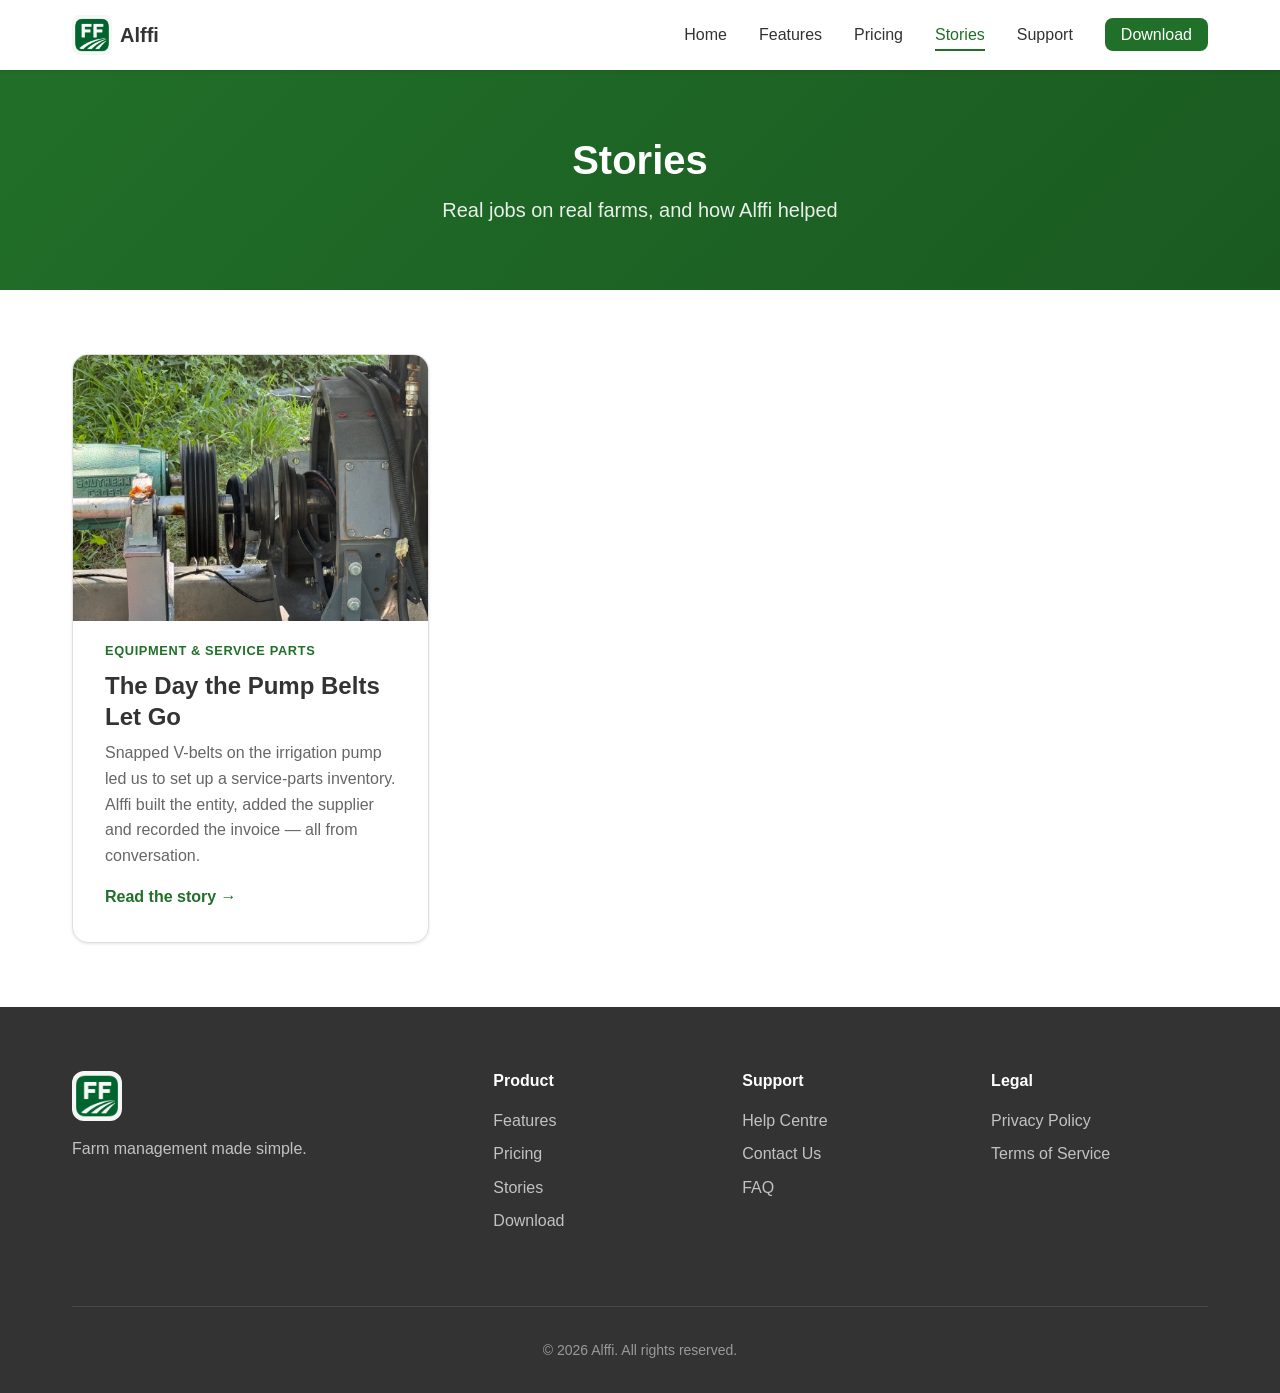
<file: stories.html>
<!DOCTYPE html>
<html lang="en">
<head>
    <meta charset="UTF-8">
    <meta name="viewport" content="width=device-width, initial-scale=1.0">
    <meta name="description" content="Stories from real farms using Alffi.">
    <title>Stories - Alffi</title>
    <link rel="stylesheet" href="css/styles.css">
    <link rel="icon" type="image/png" href="images/favicon.png">
    <link rel="apple-touch-icon" href="images/app-icon.png">
</head>
<body>
    <!-- Navigation -->
    <nav class="navbar">
        <div class="nav-container">
            <a href="index.html" class="nav-logo">
                <img src="images/app-icon.png" alt="Alffi" class="logo-icon">
                <span>Alffi</span>
            </a>
            <button class="nav-toggle" aria-label="Toggle navigation">
                <span></span>
                <span></span>
                <span></span>
            </button>
            <ul class="nav-menu">
                <li><a href="index.html" class="nav-link">Home</a></li>
                <li><a href="features.html" class="nav-link">Features</a></li>
                <li><a href="pricing.html" class="nav-link">Pricing</a></li>
                <li><a href="stories.html" class="nav-link active">Stories</a></li>
                <li><a href="support.html" class="nav-link">Support</a></li>
                <li><a href="index.html#download" class="nav-link btn-download">Download</a></li>
            </ul>
        </div>
    </nav>

    <!-- Page Header -->
    <section class="page-header">
        <div class="container">
            <h1>Stories</h1>
            <p>Real jobs on real farms, and how Alffi helped</p>
        </div>
    </section>

    <section class="stories-section">
        <div class="container">
            <div class="stories-grid">
                <a href="story-pump-belts.html" class="story-card">
                    <img src="images/stories/pump-belt-drive.jpg" alt="Belt drive on a Southern Cross irrigation pump" loading="lazy">
                    <div class="story-card-body">
                        <div class="story-kicker">Equipment &amp; Service Parts</div>
                        <h3>The Day the Pump Belts Let Go</h3>
                        <p>Snapped V-belts on the irrigation pump led us to set up a service-parts inventory. Alffi built the entity, added the supplier and recorded the invoice &mdash; all from conversation.</p>
                        <span class="story-card-link">Read the story &rarr;</span>
                    </div>
                </a>
            </div>
        </div>
    </section>

    <!-- Footer -->
    <footer class="footer">
        <div class="container">
            <div class="footer-content">
                <div class="footer-brand">
                    <img src="images/app-icon.png" alt="Alffi" class="footer-logo">
                    <p>Farm management made simple.</p>
                </div>
                <div class="footer-links">
                    <div class="footer-column">
                        <h4>Product</h4>
                        <ul>
                            <li><a href="features.html">Features</a></li>
                            <li><a href="pricing.html">Pricing</a></li>
                            <li><a href="stories.html">Stories</a></li>
                            <li><a href="index.html#download">Download</a></li>
                        </ul>
                    </div>
                    <div class="footer-column">
                        <h4>Support</h4>
                        <ul>
                            <li><a href="support.html">Help Centre</a></li>
                            <li><a href="support.html#contact">Contact Us</a></li>
                            <li><a href="support.html#faq">FAQ</a></li>
                        </ul>
                    </div>
                    <div class="footer-column">
                        <h4>Legal</h4>
                        <ul>
                            <li><a href="privacy.html">Privacy Policy</a></li>
                            <li><a href="terms.html">Terms of Service</a></li>
                        </ul>
                    </div>
                </div>
            </div>
            <div class="footer-bottom">
                <p>&copy; 2026 Alffi. All rights reserved.</p>
            </div>
        </div>
    </footer>

    <script src="js/main.js"></script>
</body>
</html>
</file>
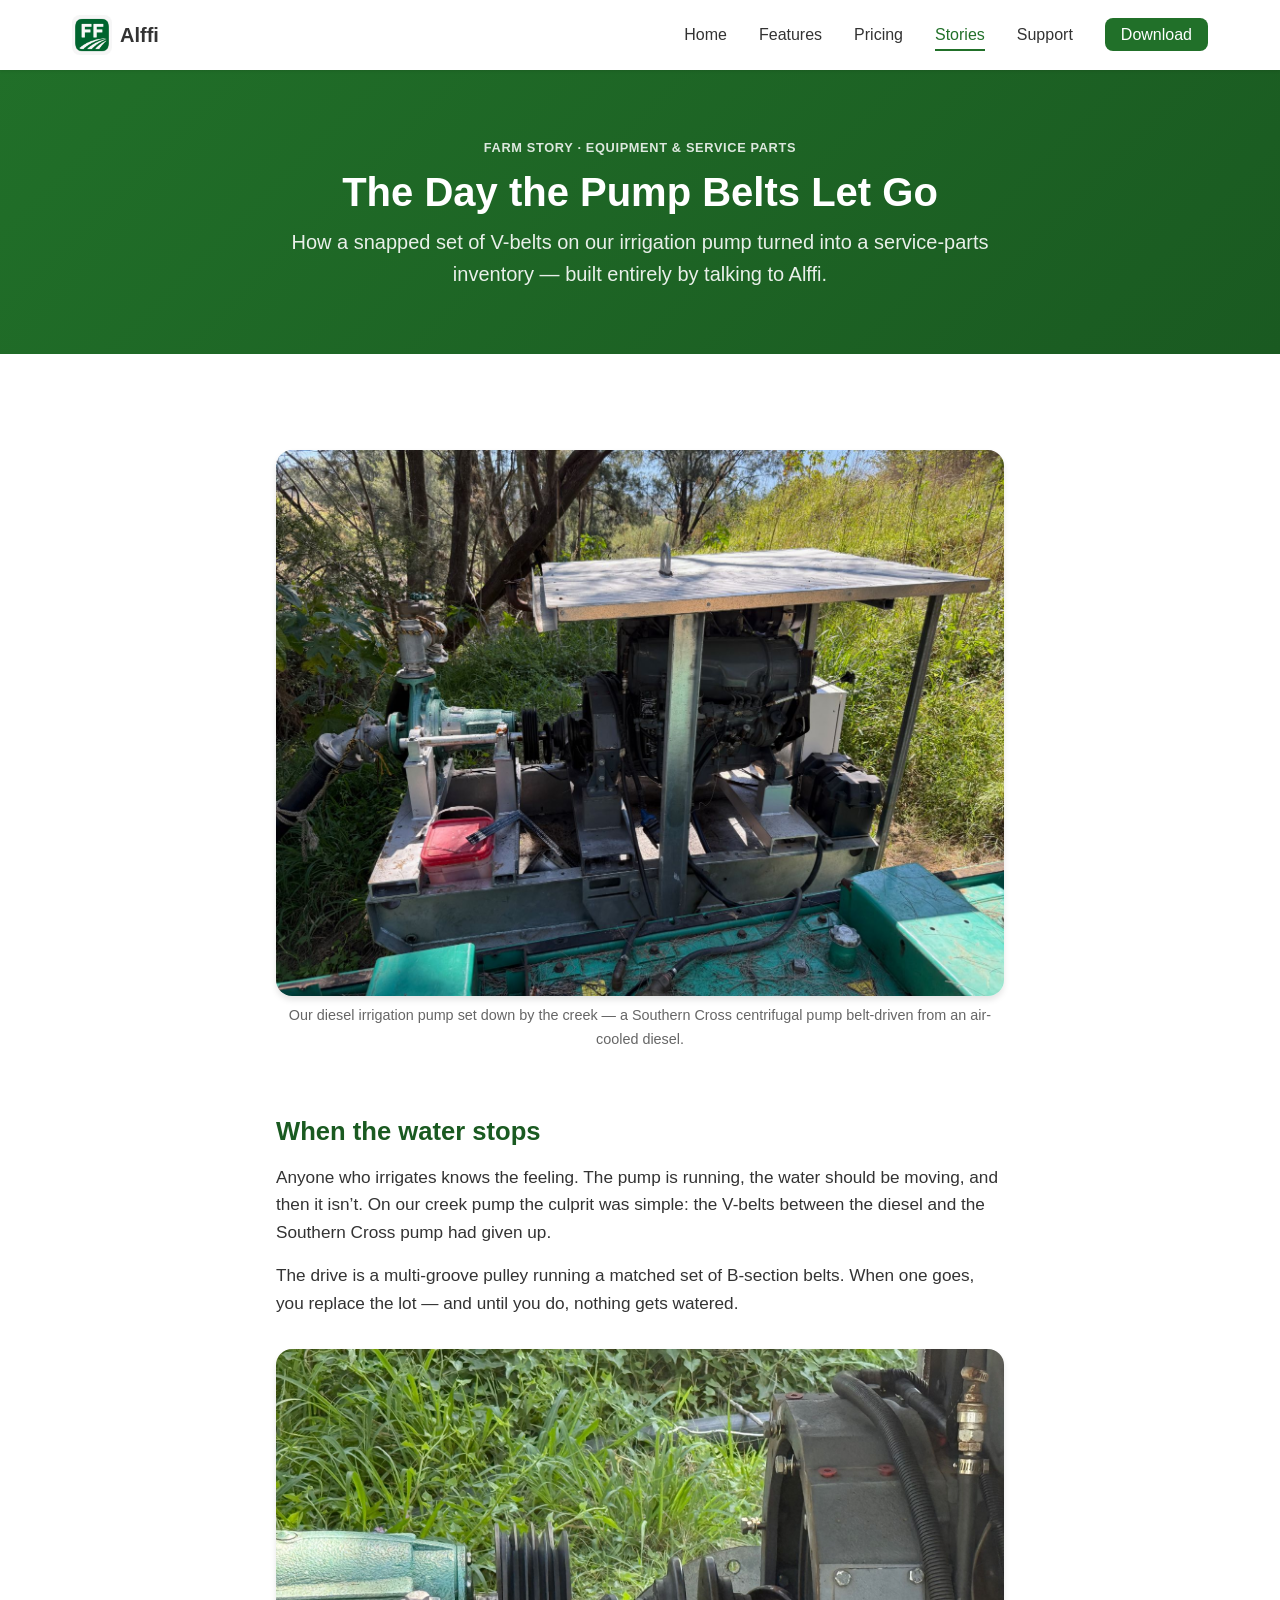
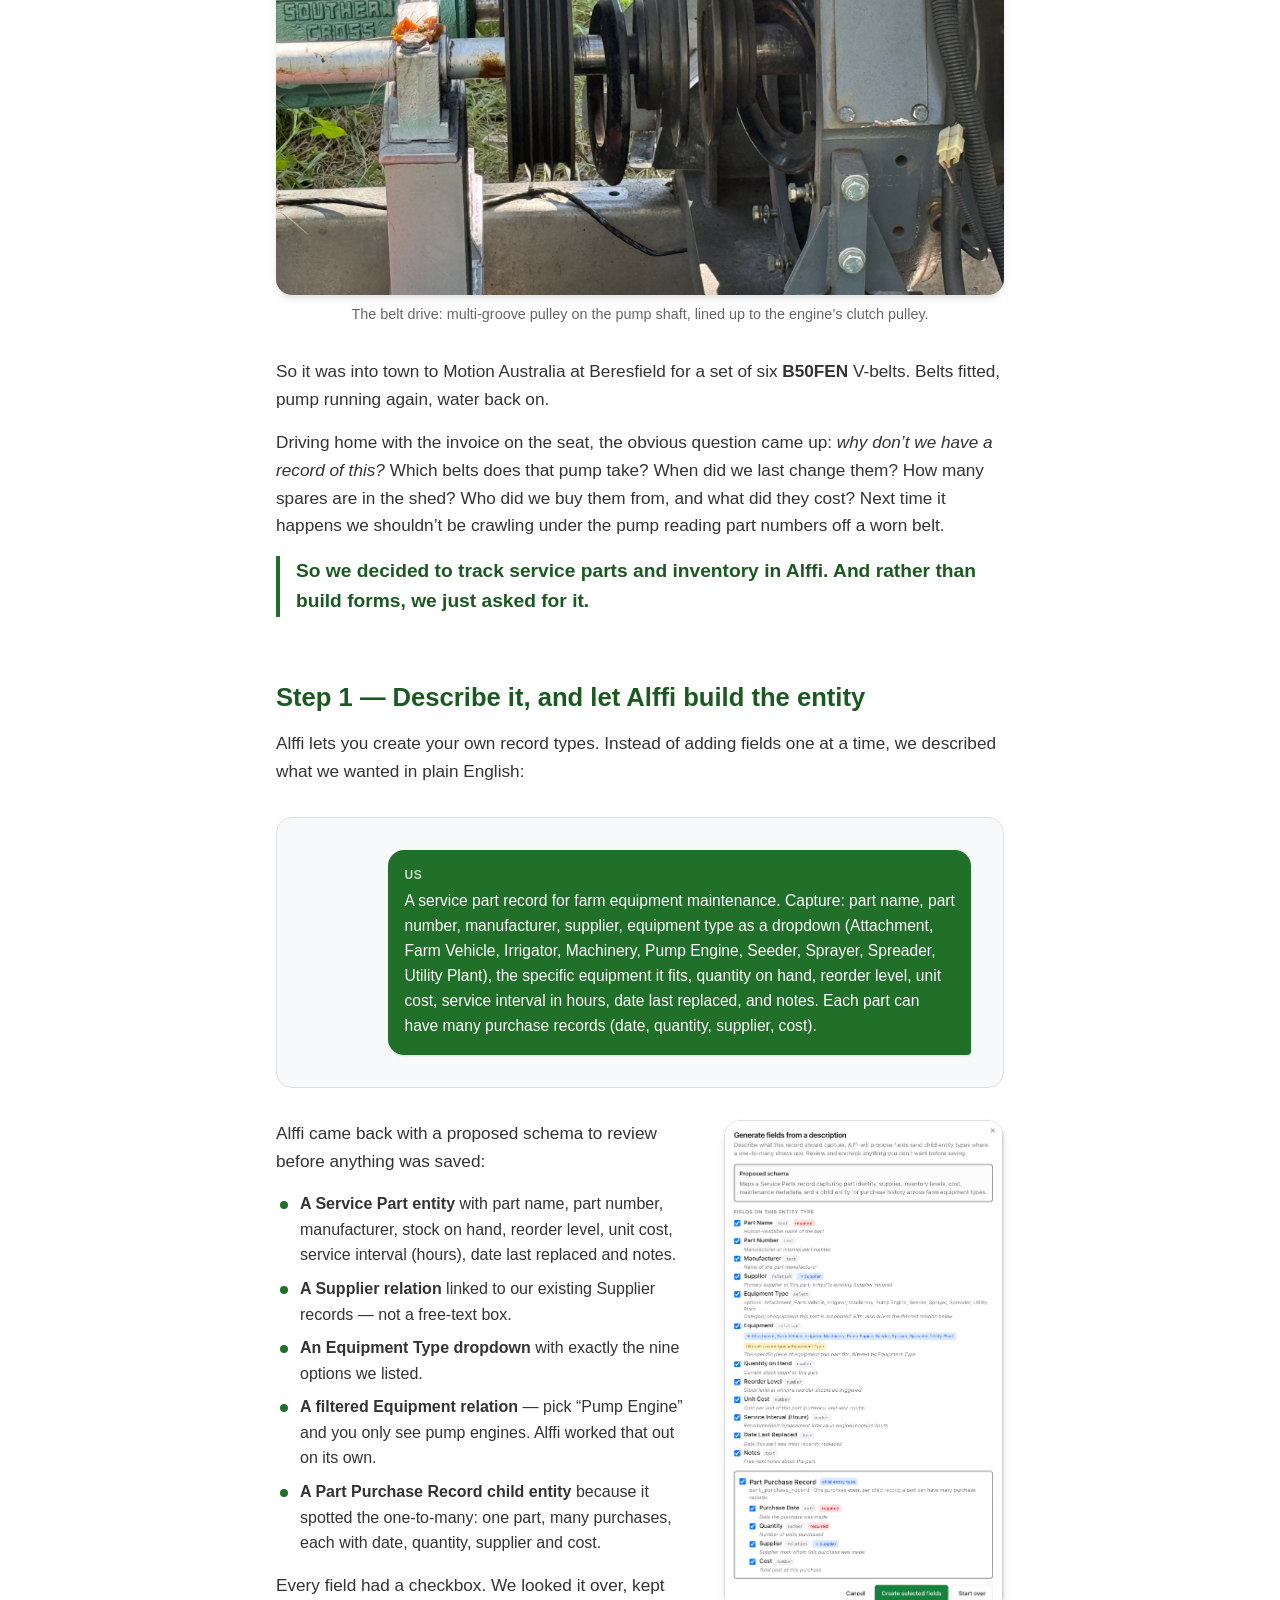
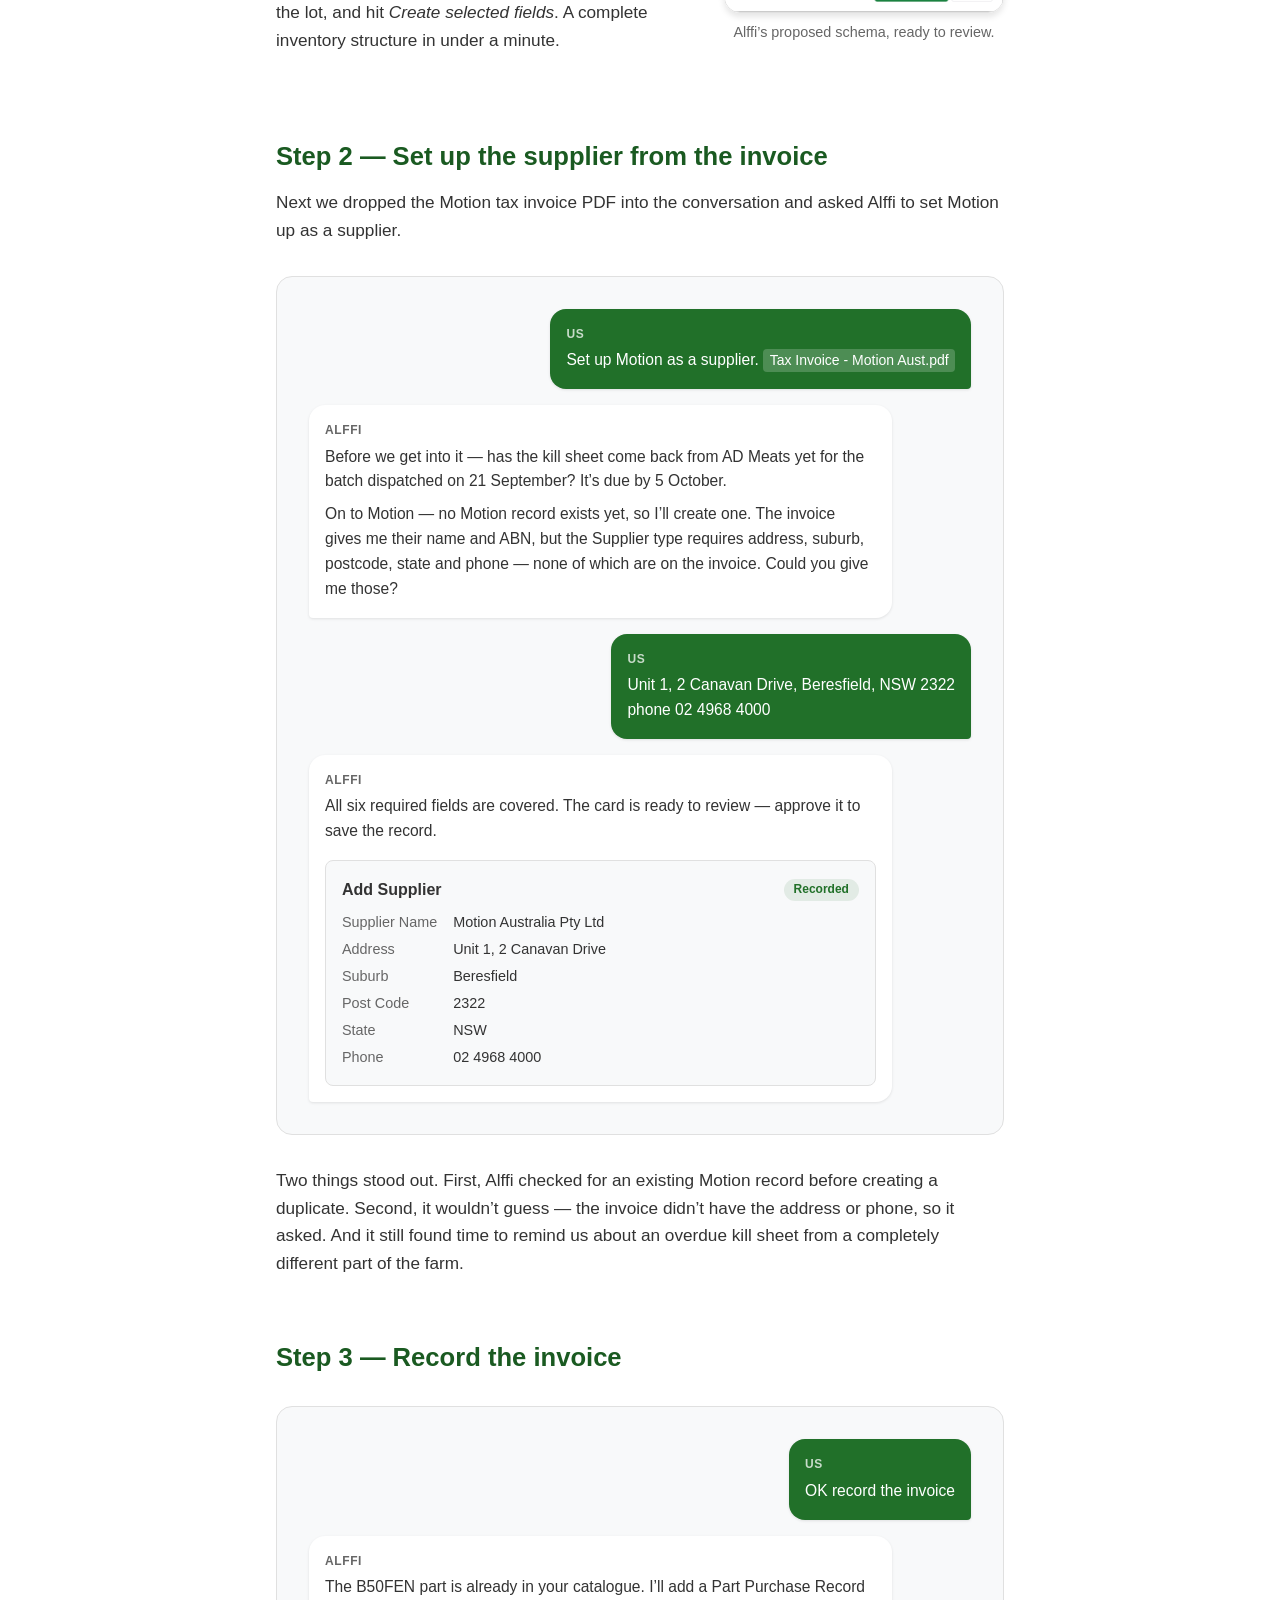
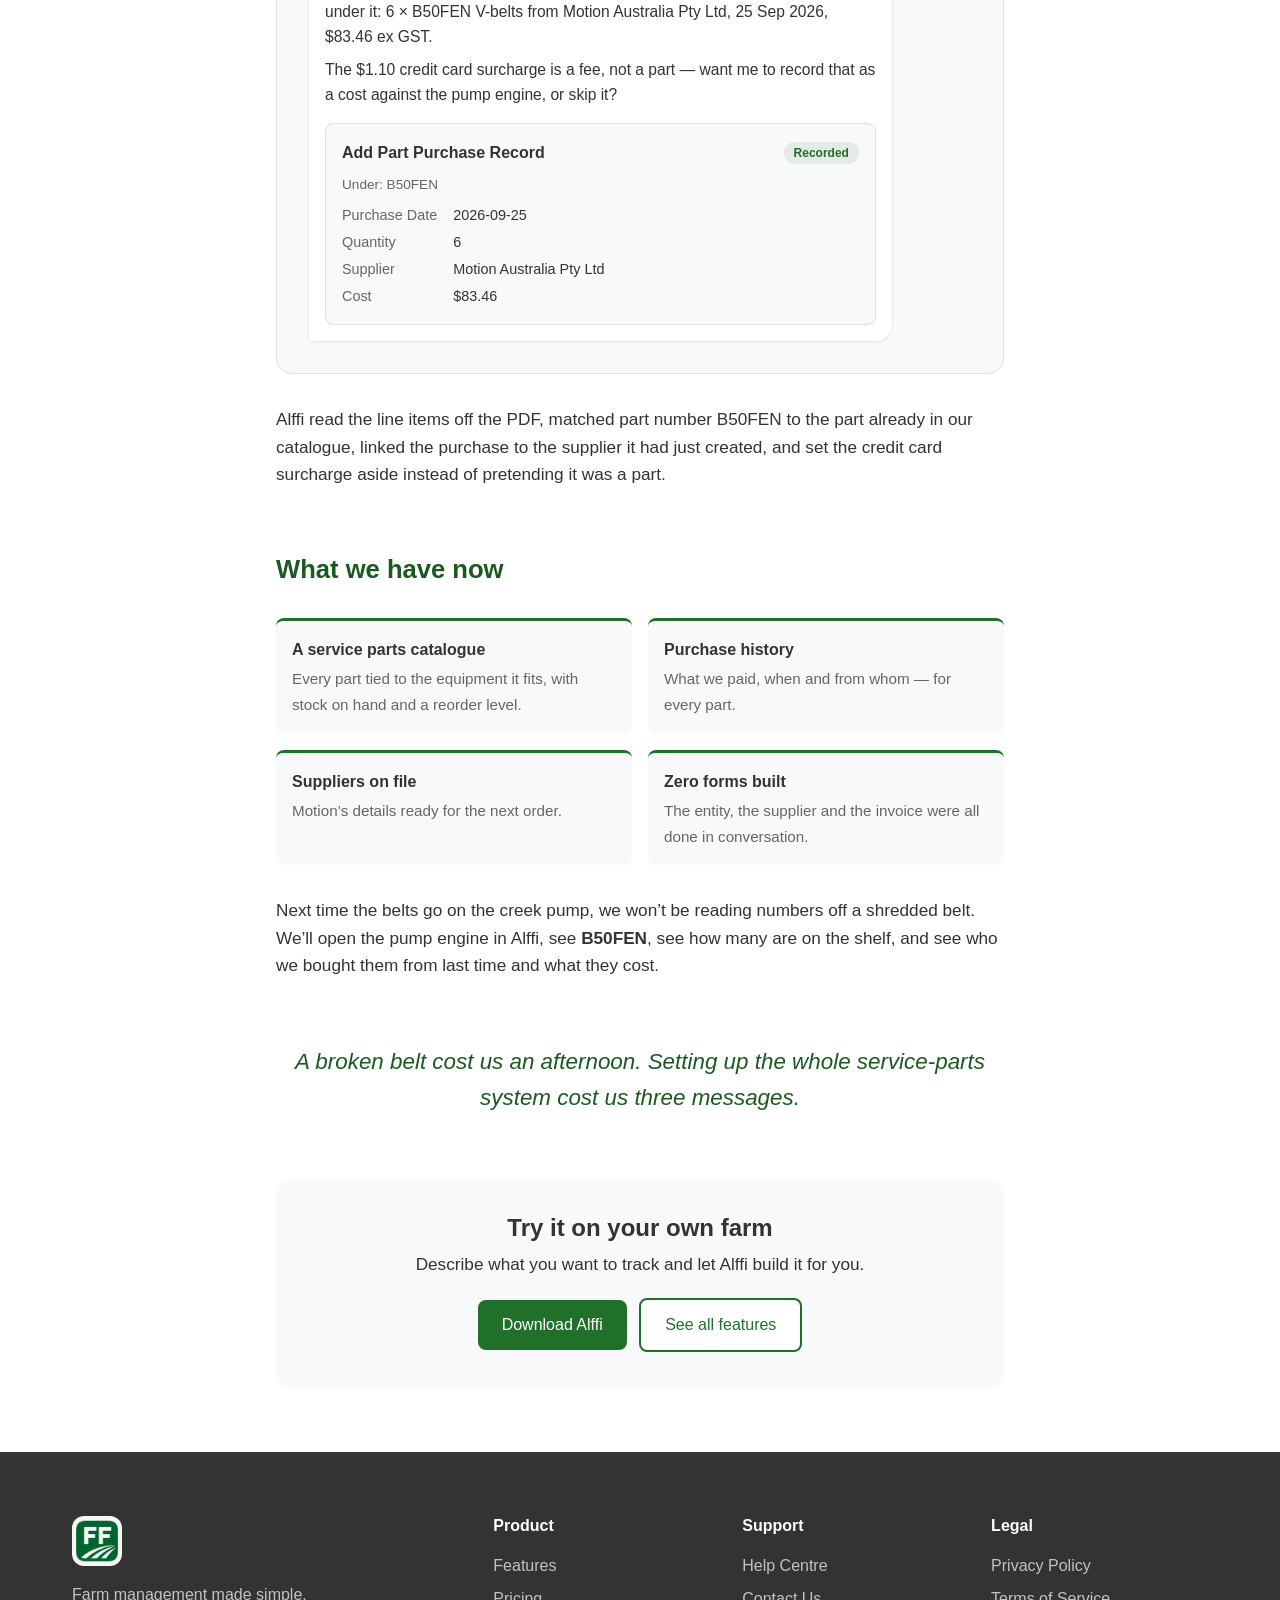
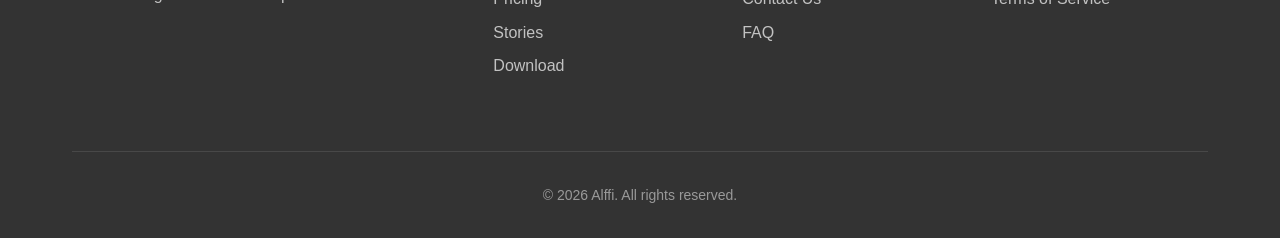
<file: story-pump-belts.html>
<!DOCTYPE html>
<html lang="en">
<head>
    <meta charset="UTF-8">
    <meta name="viewport" content="width=device-width, initial-scale=1.0">
    <meta name="description" content="How a broken V-belt on our irrigation pump led us to build a service-parts inventory just by talking to Alffi.">
    <title>The Day the Pump Belts Let Go - Alffi</title>
    <link rel="stylesheet" href="css/styles.css">
    <link rel="icon" type="image/png" href="images/favicon.png">
    <link rel="apple-touch-icon" href="images/app-icon.png">
</head>
<body>
    <!-- Navigation -->
    <nav class="navbar">
        <div class="nav-container">
            <a href="index.html" class="nav-logo">
                <img src="images/app-icon.png" alt="Alffi" class="logo-icon">
                <span>Alffi</span>
            </a>
            <button class="nav-toggle" aria-label="Toggle navigation">
                <span></span>
                <span></span>
                <span></span>
            </button>
            <ul class="nav-menu">
                <li><a href="index.html" class="nav-link">Home</a></li>
                <li><a href="features.html" class="nav-link">Features</a></li>
                <li><a href="pricing.html" class="nav-link">Pricing</a></li>
                <li><a href="stories.html" class="nav-link active">Stories</a></li>
                <li><a href="support.html" class="nav-link">Support</a></li>
                <li><a href="index.html#download" class="nav-link btn-download">Download</a></li>
            </ul>
        </div>
    </nav>

    <!-- Story Header -->
    <section class="page-header story-header">
        <div class="container">
            <div class="story-kicker">Farm Story &middot; Equipment &amp; Service Parts</div>
            <h1>The Day the Pump Belts Let Go</h1>
            <p>How a snapped set of V-belts on our irrigation pump turned into a service-parts inventory &mdash; built entirely by talking to Alffi.</p>
        </div>
    </section>

    <article class="story">
        <div class="story-container">

            <figure class="story-figure">
                <img src="images/stories/irrigation-pump-unit.jpg" alt="Diesel-driven Southern Cross irrigation pump on a galvanised skid beside the creek" loading="lazy">
                <figcaption>Our diesel irrigation pump set down by the creek &mdash; a Southern Cross centrifugal pump belt-driven from an air-cooled diesel.</figcaption>
            </figure>

            <h2>When the water stops</h2>
            <p>Anyone who irrigates knows the feeling. The pump is running, the water should be moving, and then it isn&rsquo;t. On our creek pump the culprit was simple: the V-belts between the diesel and the Southern Cross pump had given up.</p>
            <p>The drive is a multi-groove pulley running a matched set of B-section belts. When one goes, you replace the lot &mdash; and until you do, nothing gets watered.</p>

            <figure class="story-figure">
                <img src="images/stories/pump-belt-drive.jpg" alt="Close-up of the multi-groove pulley on the Southern Cross pump shaft and the engine clutch housing" loading="lazy">
                <figcaption>The belt drive: multi-groove pulley on the pump shaft, lined up to the engine&rsquo;s clutch pulley.</figcaption>
            </figure>

            <p>So it was into town to Motion Australia at Beresfield for a set of six <strong>B50FEN</strong> V-belts. Belts fitted, pump running again, water back on.</p>

            <p>Driving home with the invoice on the seat, the obvious question came up: <em>why don&rsquo;t we have a record of this?</em> Which belts does that pump take? When did we last change them? How many spares are in the shed? Who did we buy them from, and what did they cost? Next time it happens we shouldn&rsquo;t be crawling under the pump reading part numbers off a worn belt.</p>

            <p class="story-lead">So we decided to track service parts and inventory in Alffi. And rather than build forms, we just asked for it.</p>

            <h2>Step 1 &mdash; Describe it, and let Alffi build the entity</h2>
            <p>Alffi lets you create your own record types. Instead of adding fields one at a time, we described what we wanted in plain English:</p>

            <div class="chat">
                <div class="chat-msg user">
                    <div class="chat-who">Us</div>
                    <p>A service part record for farm equipment maintenance. Capture: part name, part number, manufacturer, supplier, equipment type as a dropdown (Attachment, Farm Vehicle, Irrigator, Machinery, Pump Engine, Seeder, Sprayer, Spreader, Utility Plant), the specific equipment it fits, quantity on hand, reorder level, unit cost, service interval in hours, date last replaced, and notes. Each part can have many purchase records (date, quantity, supplier, cost).</p>
                </div>
            </div>

            <div class="story-split">
                <div>
                    <p>Alffi came back with a proposed schema to review before anything was saved:</p>
                    <ul class="story-list">
                        <li><strong>A Service Part entity</strong> with part name, part number, manufacturer, stock on hand, reorder level, unit cost, service interval (hours), date last replaced and notes.</li>
                        <li><strong>A Supplier relation</strong> linked to our existing Supplier records &mdash; not a free-text box.</li>
                        <li><strong>An Equipment Type dropdown</strong> with exactly the nine options we listed.</li>
                        <li><strong>A filtered Equipment relation</strong> &mdash; pick &ldquo;Pump Engine&rdquo; and you only see pump engines. Alffi worked that out on its own.</li>
                        <li><strong>A Part Purchase Record child entity</strong> because it spotted the one-to-many: one part, many purchases, each with date, quantity, supplier and cost.</li>
                    </ul>
                    <p>Every field had a checkbox. We looked it over, kept the lot, and hit <em>Create selected fields</em>. A complete inventory structure in under a minute.</p>
                </div>
                <figure class="story-figure story-figure-narrow">
                    <img src="images/stories/service-parts-schema.png" alt="Alffi's proposed schema for the Service Part entity type, with a Part Purchase Record child entity" loading="lazy">
                    <figcaption>Alffi&rsquo;s proposed schema, ready to review.</figcaption>
                </figure>
            </div>

            <h2>Step 2 &mdash; Set up the supplier from the invoice</h2>
            <p>Next we dropped the Motion tax invoice PDF into the conversation and asked Alffi to set Motion up as a supplier.</p>

            <div class="chat">
                <div class="chat-msg user">
                    <div class="chat-who">Us</div>
                    <p>Set up Motion as a supplier. <span class="chat-attachment">Tax Invoice - Motion Aust.pdf</span></p>
                </div>
                <div class="chat-msg alffi">
                    <div class="chat-who">Alffi</div>
                    <p>Before we get into it &mdash; has the kill sheet come back from AD Meats yet for the batch dispatched on 21 September? It&rsquo;s due by 5 October.</p>
                    <p>On to Motion &mdash; no Motion record exists yet, so I&rsquo;ll create one. The invoice gives me their name and ABN, but the Supplier type requires address, suburb, postcode, state and phone &mdash; none of which are on the invoice. Could you give me those?</p>
                </div>
                <div class="chat-msg user">
                    <div class="chat-who">Us</div>
                    <p>Unit 1, 2 Canavan Drive, Beresfield, NSW 2322<br>phone 02 4968 4000</p>
                </div>
                <div class="chat-msg alffi">
                    <div class="chat-who">Alffi</div>
                    <p>All six required fields are covered. The card is ready to review &mdash; approve it to save the record.</p>
                    <div class="chat-card">
                        <div class="chat-card-title">Add Supplier <span class="chat-card-status">Recorded</span></div>
                        <dl>
                            <dt>Supplier Name</dt><dd>Motion Australia Pty Ltd</dd>
                            <dt>Address</dt><dd>Unit 1, 2 Canavan Drive</dd>
                            <dt>Suburb</dt><dd>Beresfield</dd>
                            <dt>Post Code</dt><dd>2322</dd>
                            <dt>State</dt><dd>NSW</dd>
                            <dt>Phone</dt><dd>02 4968 4000</dd>
                        </dl>
                    </div>
                </div>
            </div>

            <p>Two things stood out. First, Alffi checked for an existing Motion record before creating a duplicate. Second, it wouldn&rsquo;t guess &mdash; the invoice didn&rsquo;t have the address or phone, so it asked. And it still found time to remind us about an overdue kill sheet from a completely different part of the farm.</p>

            <h2>Step 3 &mdash; Record the invoice</h2>

            <div class="chat">
                <div class="chat-msg user">
                    <div class="chat-who">Us</div>
                    <p>OK record the invoice</p>
                </div>
                <div class="chat-msg alffi">
                    <div class="chat-who">Alffi</div>
                    <p>The B50FEN part is already in your catalogue. I&rsquo;ll add a Part Purchase Record under it: 6 &times; B50FEN V-belts from Motion Australia Pty Ltd, 25 Sep 2026, $83.46 ex GST.</p>
                    <p>The $1.10 credit card surcharge is a fee, not a part &mdash; want me to record that as a cost against the pump engine, or skip it?</p>
                    <div class="chat-card">
                        <div class="chat-card-title">Add Part Purchase Record <span class="chat-card-status">Recorded</span></div>
                        <div class="chat-card-under">Under: B50FEN</div>
                        <dl>
                            <dt>Purchase Date</dt><dd>2026-09-25</dd>
                            <dt>Quantity</dt><dd>6</dd>
                            <dt>Supplier</dt><dd>Motion Australia Pty Ltd</dd>
                            <dt>Cost</dt><dd>$83.46</dd>
                        </dl>
                    </div>
                </div>
            </div>

            <p>Alffi read the line items off the PDF, matched part number B50FEN to the part already in our catalogue, linked the purchase to the supplier it had just created, and set the credit card surcharge aside instead of pretending it was a part.</p>

            <h2>What we have now</h2>
            <div class="story-outcomes">
                <div class="story-outcome">
                    <strong>A service parts catalogue</strong>
                    <span>Every part tied to the equipment it fits, with stock on hand and a reorder level.</span>
                </div>
                <div class="story-outcome">
                    <strong>Purchase history</strong>
                    <span>What we paid, when and from whom &mdash; for every part.</span>
                </div>
                <div class="story-outcome">
                    <strong>Suppliers on file</strong>
                    <span>Motion&rsquo;s details ready for the next order.</span>
                </div>
                <div class="story-outcome">
                    <strong>Zero forms built</strong>
                    <span>The entity, the supplier and the invoice were all done in conversation.</span>
                </div>
            </div>

            <p>Next time the belts go on the creek pump, we won&rsquo;t be reading numbers off a shredded belt. We&rsquo;ll open the pump engine in Alffi, see <strong>B50FEN</strong>, see how many are on the shelf, and see who we bought them from last time and what they cost.</p>

            <blockquote class="story-quote">
                A broken belt cost us an afternoon. Setting up the whole service-parts system cost us three messages.
            </blockquote>

            <div class="story-cta">
                <h3>Try it on your own farm</h3>
                <p>Describe what you want to track and let Alffi build it for you.</p>
                <a href="index.html#download" class="btn btn-primary">Download Alffi</a>
                <a href="features.html" class="btn btn-secondary">See all features</a>
            </div>
        </div>
    </article>

    <!-- Footer -->
    <footer class="footer">
        <div class="container">
            <div class="footer-content">
                <div class="footer-brand">
                    <img src="images/app-icon.png" alt="Alffi" class="footer-logo">
                    <p>Farm management made simple.</p>
                </div>
                <div class="footer-links">
                    <div class="footer-column">
                        <h4>Product</h4>
                        <ul>
                            <li><a href="features.html">Features</a></li>
                            <li><a href="pricing.html">Pricing</a></li>
                            <li><a href="stories.html">Stories</a></li>
                            <li><a href="index.html#download">Download</a></li>
                        </ul>
                    </div>
                    <div class="footer-column">
                        <h4>Support</h4>
                        <ul>
                            <li><a href="support.html">Help Centre</a></li>
                            <li><a href="support.html#contact">Contact Us</a></li>
                            <li><a href="support.html#faq">FAQ</a></li>
                        </ul>
                    </div>
                    <div class="footer-column">
                        <h4>Legal</h4>
                        <ul>
                            <li><a href="privacy.html">Privacy Policy</a></li>
                            <li><a href="terms.html">Terms of Service</a></li>
                        </ul>
                    </div>
                </div>
            </div>
            <div class="footer-bottom">
                <p>&copy; 2026 Alffi. All rights reserved.</p>
            </div>
        </div>
    </footer>

    <script src="js/main.js"></script>
</body>
</html>
</file>
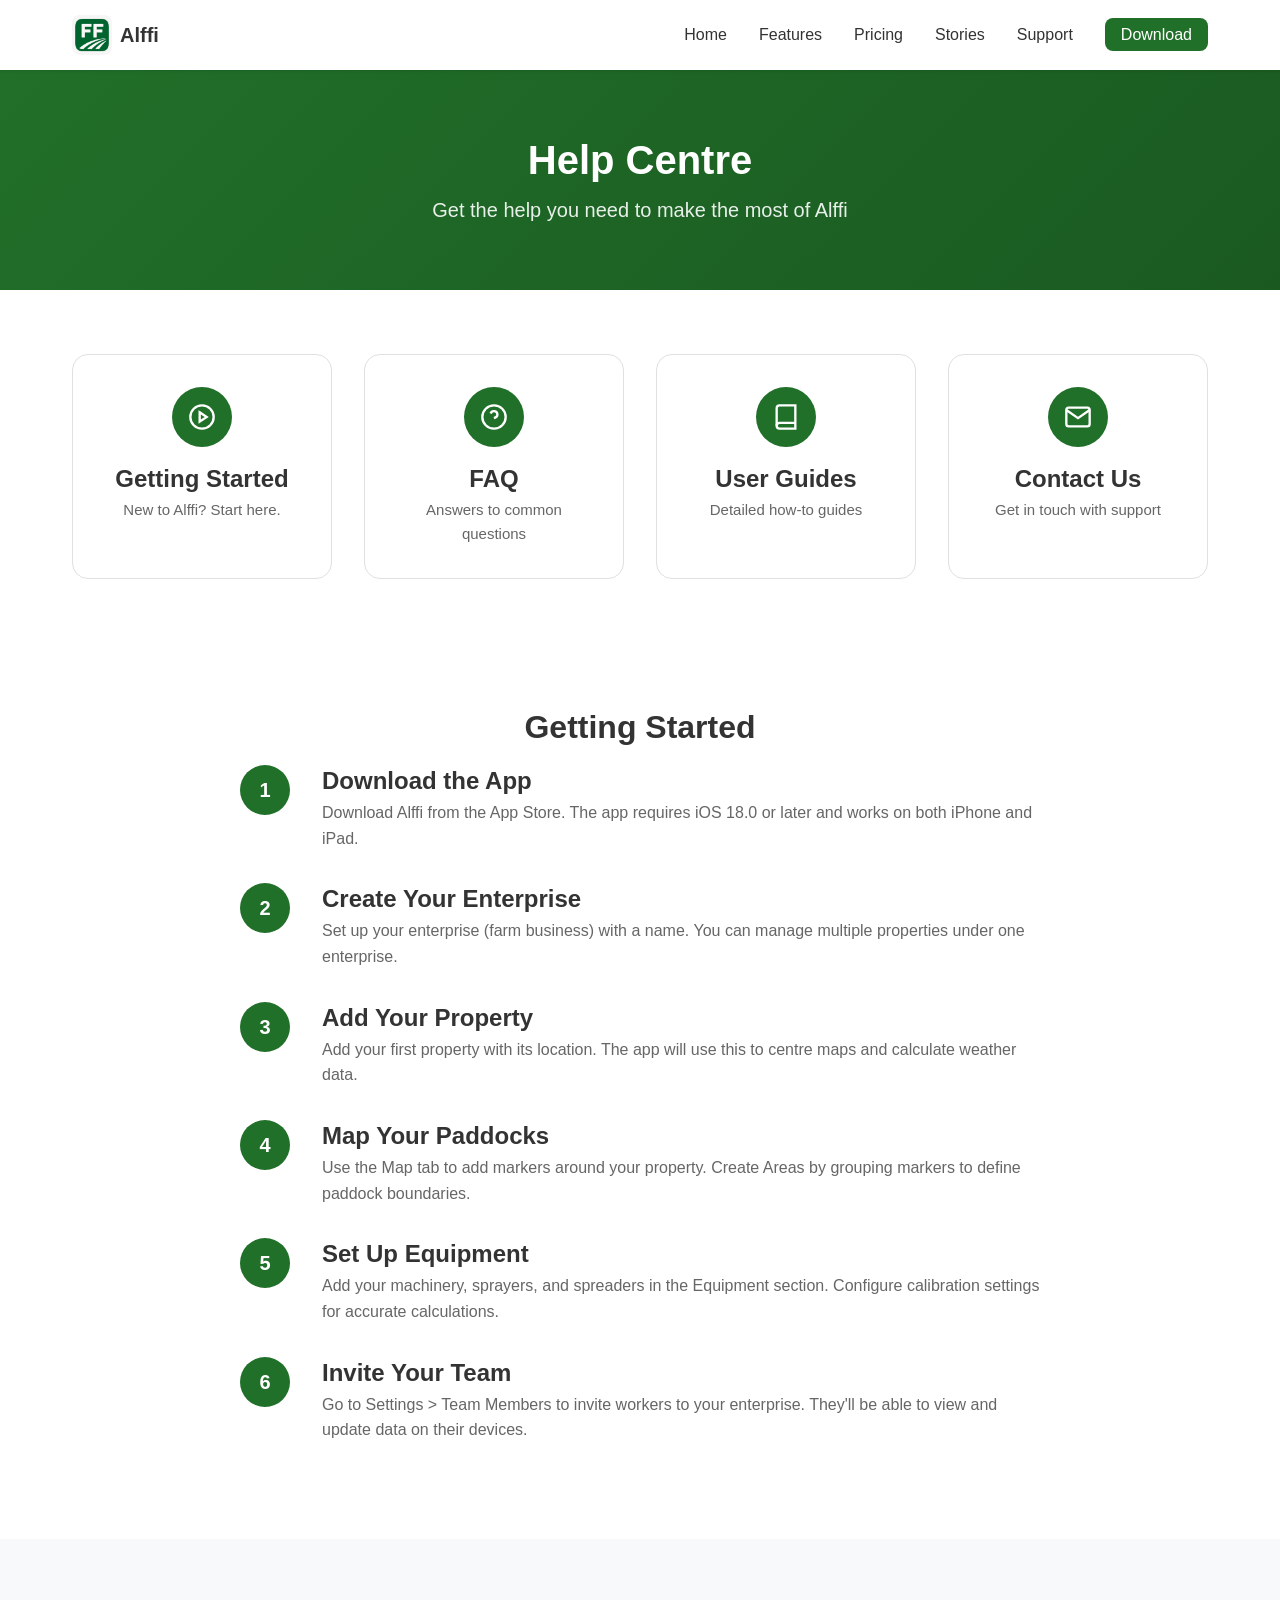
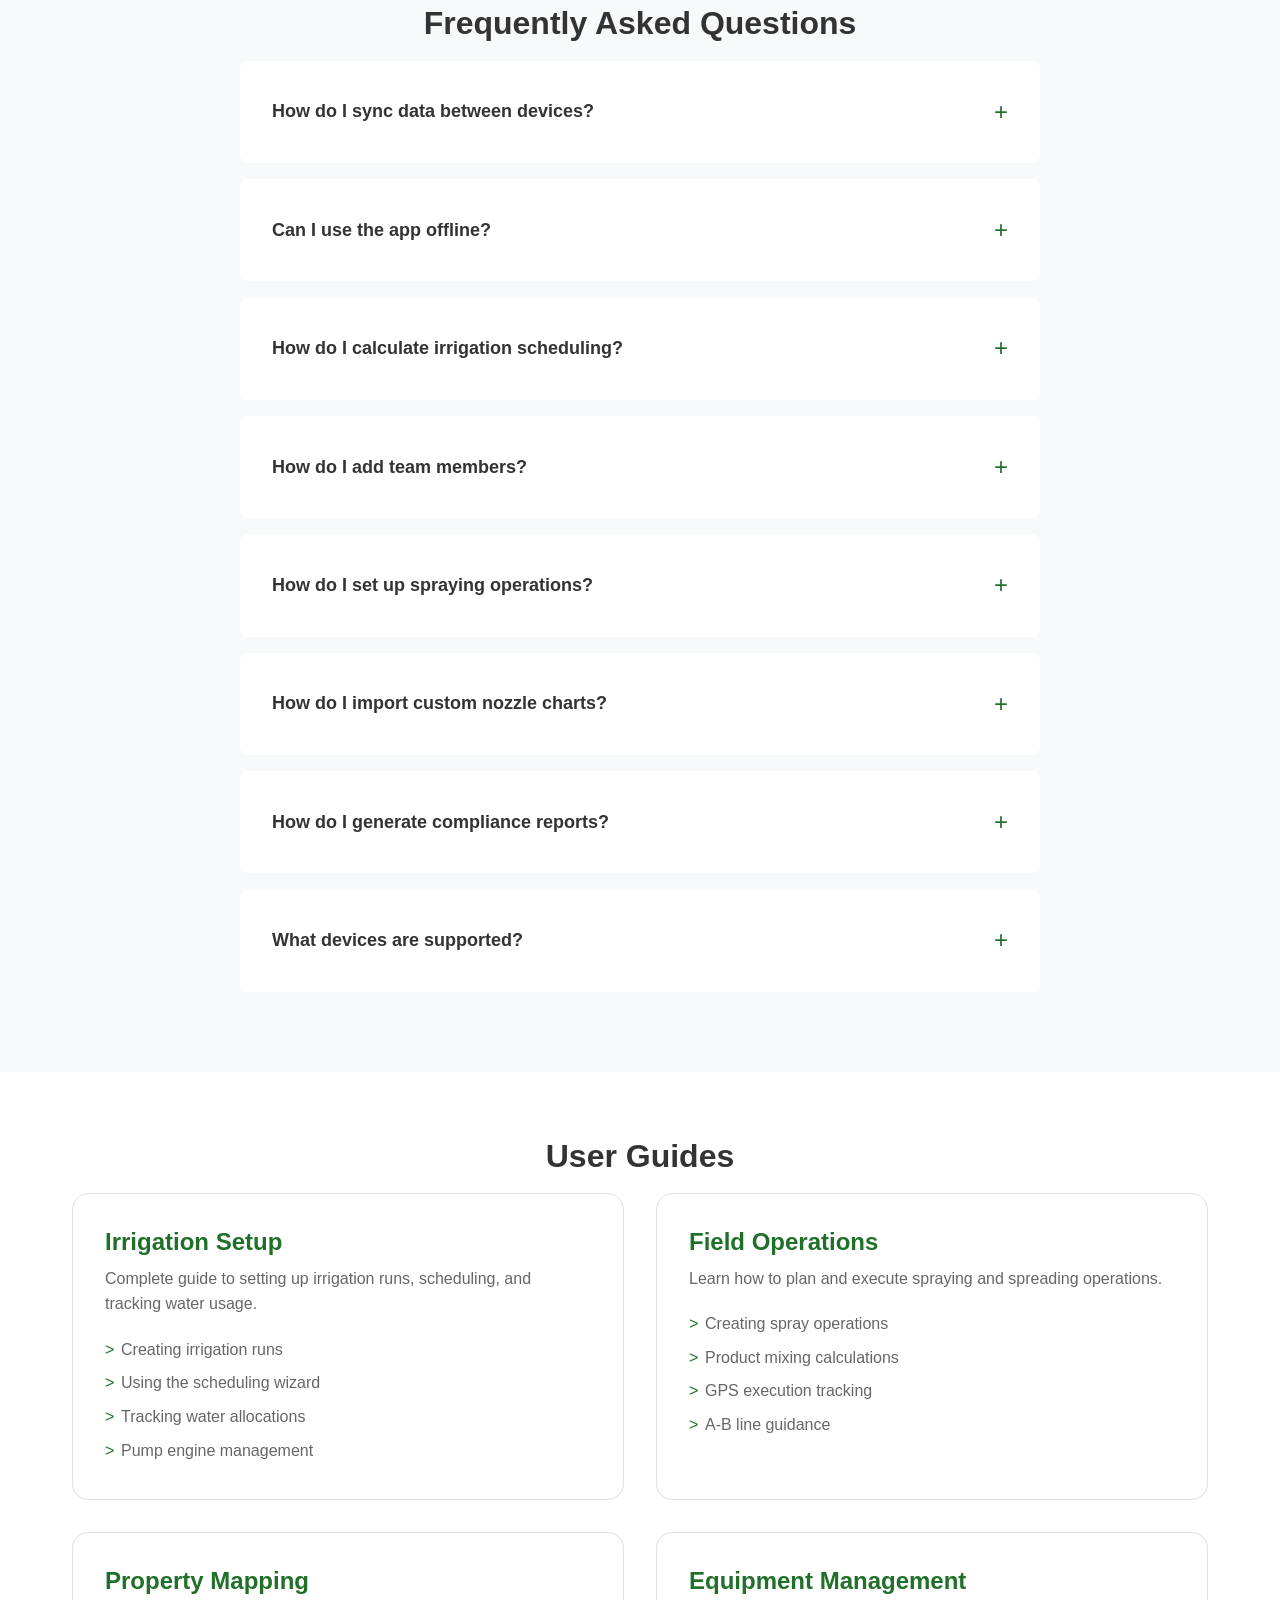
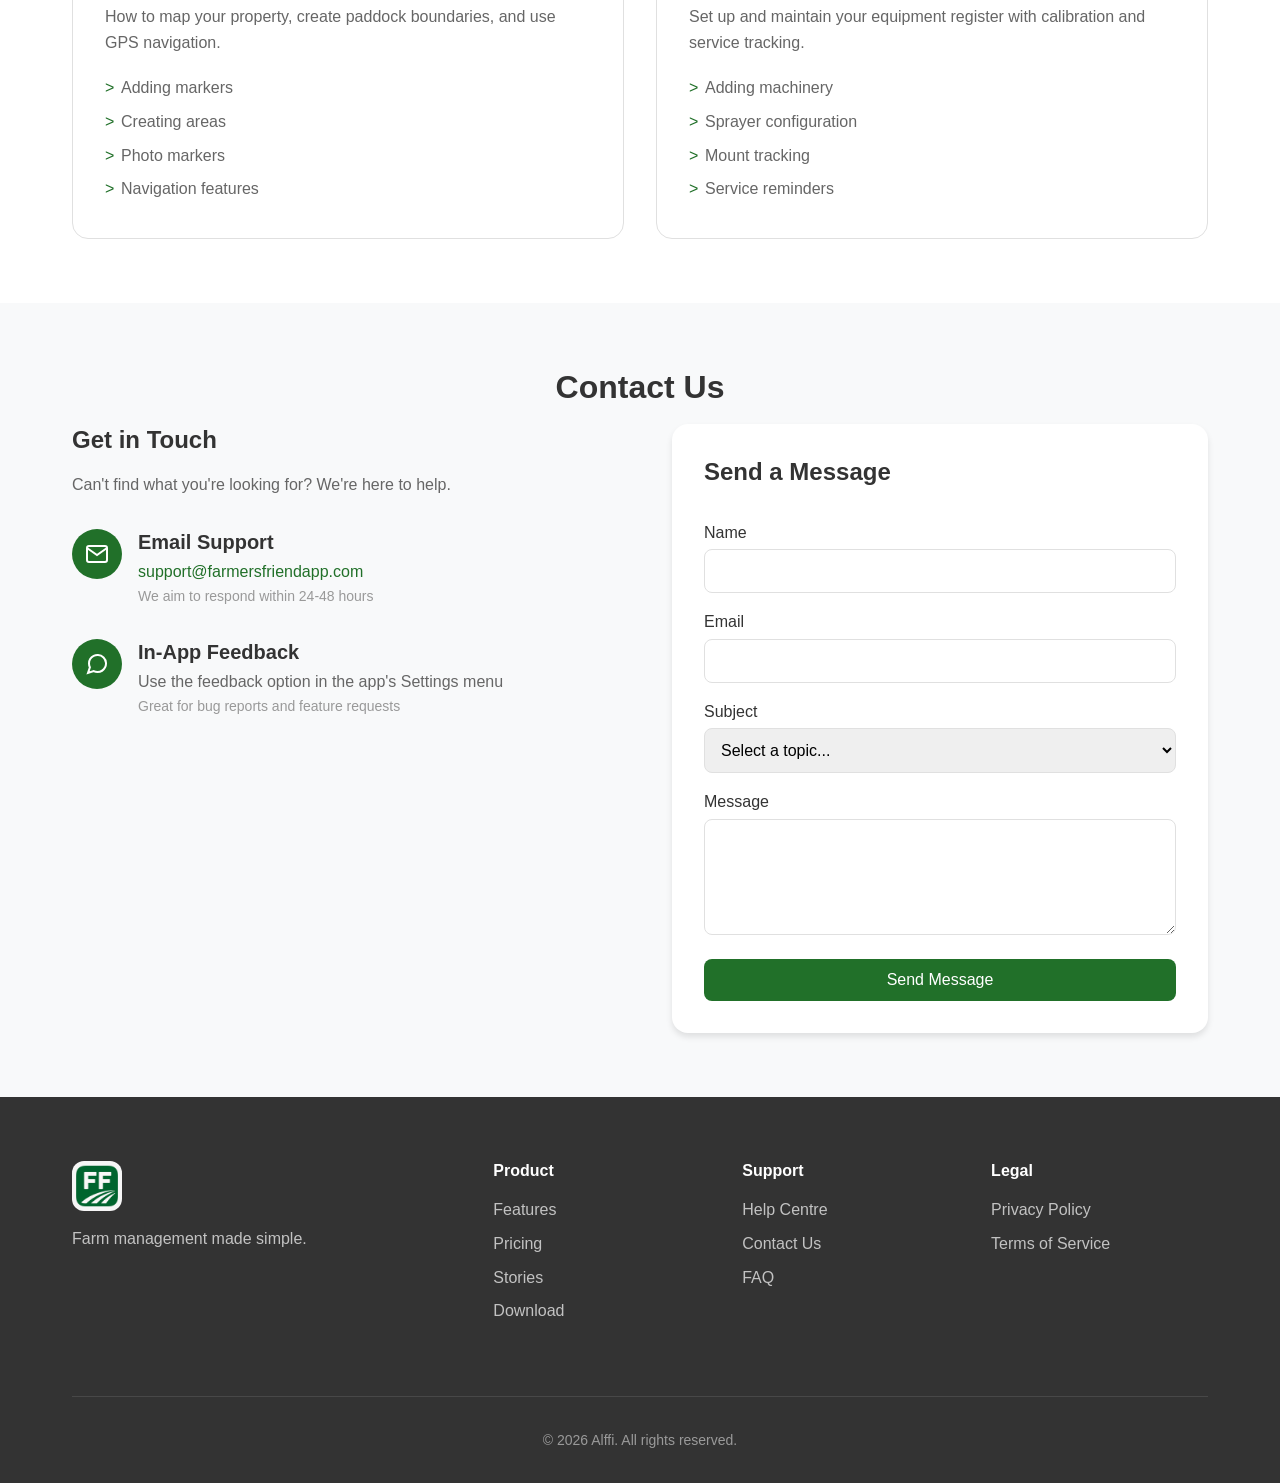
<file: support.html>
<!DOCTYPE html>
<html lang="en">
<head>
    <meta charset="UTF-8">
    <meta name="viewport" content="width=device-width, initial-scale=1.0">
    <meta name="description" content="Get help with Alffi - FAQ, documentation, and contact support.">
    <title>Support - Alffi</title>
    <link rel="stylesheet" href="css/styles.css">
    <link rel="icon" type="image/png" href="images/favicon.png">
    <link rel="apple-touch-icon" href="images/app-icon.png">
</head>
<body>
    <!-- Navigation -->
    <nav class="navbar">
        <div class="nav-container">
            <a href="index.html" class="nav-logo">
                <img src="images/app-icon.png" alt="Alffi" class="logo-icon">
                <span>Alffi</span>
            </a>
            <button class="nav-toggle" aria-label="Toggle navigation">
                <span></span>
                <span></span>
                <span></span>
            </button>
            <ul class="nav-menu">
                <li><a href="index.html" class="nav-link">Home</a></li>
                <li><a href="features.html" class="nav-link">Features</a></li>
                <li><a href="pricing.html" class="nav-link">Pricing</a></li>
                <li><a href="stories.html" class="nav-link">Stories</a></li>
                <li><a href="support.html" class="nav-link active">Support</a></li>
                <li><a href="index.html#download" class="nav-link btn-download">Download</a></li>
            </ul>
        </div>
    </nav>

    <!-- Page Header -->
    <section class="page-header">
        <div class="container">
            <h1>Help Centre</h1>
            <p>Get the help you need to make the most of Alffi</p>
        </div>
    </section>

    <!-- Quick Links -->
    <section class="support-quick-links">
        <div class="container">
            <div class="quick-links-grid">
                <a href="#getting-started" class="quick-link-card">
                    <div class="quick-link-icon">
                        <svg viewBox="0 0 24 24" fill="none" stroke="currentColor" stroke-width="2">
                            <circle cx="12" cy="12" r="10"/>
                            <polygon points="10 8 16 12 10 16 10 8"/>
                        </svg>
                    </div>
                    <h3>Getting Started</h3>
                    <p>New to Alffi? Start here.</p>
                </a>

                <a href="#faq" class="quick-link-card">
                    <div class="quick-link-icon">
                        <svg viewBox="0 0 24 24" fill="none" stroke="currentColor" stroke-width="2">
                            <circle cx="12" cy="12" r="10"/>
                            <path d="M9.09 9a3 3 0 015.83 1c0 2-3 3-3 3"/>
                            <line x1="12" y1="17" x2="12.01" y2="17"/>
                        </svg>
                    </div>
                    <h3>FAQ</h3>
                    <p>Answers to common questions</p>
                </a>

                <a href="#guides" class="quick-link-card">
                    <div class="quick-link-icon">
                        <svg viewBox="0 0 24 24" fill="none" stroke="currentColor" stroke-width="2">
                            <path d="M4 19.5A2.5 2.5 0 016.5 17H20"/>
                            <path d="M6.5 2H20v20H6.5A2.5 2.5 0 014 19.5v-15A2.5 2.5 0 016.5 2z"/>
                        </svg>
                    </div>
                    <h3>User Guides</h3>
                    <p>Detailed how-to guides</p>
                </a>

                <a href="#contact" class="quick-link-card">
                    <div class="quick-link-icon">
                        <svg viewBox="0 0 24 24" fill="none" stroke="currentColor" stroke-width="2">
                            <path d="M4 4h16c1.1 0 2 .9 2 2v12c0 1.1-.9 2-2 2H4c-1.1 0-2-.9-2-2V6c0-1.1.9-2 2-2z"/>
                            <polyline points="22,6 12,13 2,6"/>
                        </svg>
                    </div>
                    <h3>Contact Us</h3>
                    <p>Get in touch with support</p>
                </a>
            </div>
        </div>
    </section>

    <!-- Getting Started -->
    <section class="support-section" id="getting-started">
        <div class="container">
            <h2 class="section-title">Getting Started</h2>

            <div class="guide-steps">
                <div class="guide-step">
                    <div class="step-number">1</div>
                    <div class="step-content">
                        <h3>Download the App</h3>
                        <p>Download Alffi from the App Store. The app requires iOS 18.0 or later and works on both iPhone and iPad.</p>
                    </div>
                </div>

                <div class="guide-step">
                    <div class="step-number">2</div>
                    <div class="step-content">
                        <h3>Create Your Enterprise</h3>
                        <p>Set up your enterprise (farm business) with a name. You can manage multiple properties under one enterprise.</p>
                    </div>
                </div>

                <div class="guide-step">
                    <div class="step-number">3</div>
                    <div class="step-content">
                        <h3>Add Your Property</h3>
                        <p>Add your first property with its location. The app will use this to centre maps and calculate weather data.</p>
                    </div>
                </div>

                <div class="guide-step">
                    <div class="step-number">4</div>
                    <div class="step-content">
                        <h3>Map Your Paddocks</h3>
                        <p>Use the Map tab to add markers around your property. Create Areas by grouping markers to define paddock boundaries.</p>
                    </div>
                </div>

                <div class="guide-step">
                    <div class="step-number">5</div>
                    <div class="step-content">
                        <h3>Set Up Equipment</h3>
                        <p>Add your machinery, sprayers, and spreaders in the Equipment section. Configure calibration settings for accurate calculations.</p>
                    </div>
                </div>

                <div class="guide-step">
                    <div class="step-number">6</div>
                    <div class="step-content">
                        <h3>Invite Your Team</h3>
                        <p>Go to Settings > Team Members to invite workers to your enterprise. They'll be able to view and update data on their devices.</p>
                    </div>
                </div>
            </div>
        </div>
    </section>

    <!-- FAQ Section -->
    <section class="support-section alt" id="faq">
        <div class="container">
            <h2 class="section-title">Frequently Asked Questions</h2>

            <div class="faq-accordion">
                <details class="faq-item">
                    <summary>How do I sync data between devices?</summary>
                    <div class="faq-answer">
                        <p>Data syncs automatically when you're connected to the internet. Make sure you're signed in with the same Apple ID on all devices and that cloud sync is enabled in Settings.</p>
                        <p>To manually trigger a sync, pull down on most list views to refresh.</p>
                    </div>
                </details>

                <details class="faq-item">
                    <summary>Can I use the app offline?</summary>
                    <div class="faq-answer">
                        <p>Yes! Alffi works fully offline. All your data is stored locally on your device. When you reconnect to the internet, changes will sync automatically to the cloud and other devices.</p>
                    </div>
                </details>

                <details class="faq-item">
                    <summary>How do I calculate irrigation scheduling?</summary>
                    <div class="faq-answer">
                        <p>Go to Irrigation > Calendar or use the Scheduling Wizard. The app uses Plant Available Water (PAW) calculations based on your soil type, crop, and weather conditions to recommend optimal irrigation timing.</p>
                        <p>You'll need to set up irrigation runs first by marking valve and target locations on your map.</p>
                    </div>
                </details>

                <details class="faq-item">
                    <summary>How do I add team members?</summary>
                    <div class="faq-answer">
                        <p>Go to Settings > Team Members > Add Member. Enter their email address and they'll receive an invitation. Once they download the app and sign in, they'll have access to your enterprise data.</p>
                        <p>Note: Adding team members requires a Professional or Enterprise subscription.</p>
                    </div>
                </details>

                <details class="faq-item">
                    <summary>How do I set up spraying operations?</summary>
                    <div class="faq-answer">
                        <p>Go to Operations > Create Operation > Spraying. Select your target areas, choose your sprayer, add products with application rates, and the app will calculate the mixing requirements automatically.</p>
                        <p>Make sure your sprayer is configured with correct tank capacity and boom width in Equipment settings.</p>
                    </div>
                </details>

                <details class="faq-item">
                    <summary>How do I import custom nozzle charts?</summary>
                    <div class="faq-answer">
                        <p>Go to Equipment > Sprayers > Select a sprayer > Nozzle Chart > Manage Chart. You can import a JSON file with your manufacturer's nozzle data, or use the built-in Teejet XR defaults.</p>
                        <p>The Format Info button shows the required JSON structure for custom imports.</p>
                    </div>
                </details>

                <details class="faq-item">
                    <summary>How do I generate compliance reports?</summary>
                    <div class="faq-answer">
                        <p>Go to Irrigation > Reports > Compliance Report. Select the date range and the report will show all irrigation activities with water usage, suitable for water authority reporting.</p>
                        <p>You can export reports as PDF, CSV, or email them directly.</p>
                    </div>
                </details>

                <details class="faq-item">
                    <summary>What devices are supported?</summary>
                    <div class="faq-answer">
                        <p>Alffi requires iOS 18.0 or later. It works on iPhone and iPad. The app is optimised for iPhone but fully functional on iPad with a larger display.</p>
                    </div>
                </details>
            </div>
        </div>
    </section>

    <!-- User Guides -->
    <section class="support-section" id="guides">
        <div class="container">
            <h2 class="section-title">User Guides</h2>

            <div class="guides-grid">
                <div class="guide-card">
                    <h3>Irrigation Setup</h3>
                    <p>Complete guide to setting up irrigation runs, scheduling, and tracking water usage.</p>
                    <ul>
                        <li>Creating irrigation runs</li>
                        <li>Using the scheduling wizard</li>
                        <li>Tracking water allocations</li>
                        <li>Pump engine management</li>
                    </ul>
                </div>

                <div class="guide-card">
                    <h3>Field Operations</h3>
                    <p>Learn how to plan and execute spraying and spreading operations.</p>
                    <ul>
                        <li>Creating spray operations</li>
                        <li>Product mixing calculations</li>
                        <li>GPS execution tracking</li>
                        <li>A-B line guidance</li>
                    </ul>
                </div>

                <div class="guide-card">
                    <h3>Property Mapping</h3>
                    <p>How to map your property, create paddock boundaries, and use GPS navigation.</p>
                    <ul>
                        <li>Adding markers</li>
                        <li>Creating areas</li>
                        <li>Photo markers</li>
                        <li>Navigation features</li>
                    </ul>
                </div>

                <div class="guide-card">
                    <h3>Equipment Management</h3>
                    <p>Set up and maintain your equipment register with calibration and service tracking.</p>
                    <ul>
                        <li>Adding machinery</li>
                        <li>Sprayer configuration</li>
                        <li>Mount tracking</li>
                        <li>Service reminders</li>
                    </ul>
                </div>
            </div>
        </div>
    </section>

    <!-- Contact Section -->
    <section class="support-section alt" id="contact">
        <div class="container">
            <h2 class="section-title">Contact Us</h2>

            <div class="contact-content">
                <div class="contact-info">
                    <h3>Get in Touch</h3>
                    <p>Can't find what you're looking for? We're here to help.</p>

                    <div class="contact-method">
                        <div class="contact-icon">
                            <svg viewBox="0 0 24 24" fill="none" stroke="currentColor" stroke-width="2">
                                <path d="M4 4h16c1.1 0 2 .9 2 2v12c0 1.1-.9 2-2 2H4c-1.1 0-2-.9-2-2V6c0-1.1.9-2 2-2z"/>
                                <polyline points="22,6 12,13 2,6"/>
                            </svg>
                        </div>
                        <div>
                            <h4>Email Support</h4>
                            <p><a href="mailto:support@farmersfriendapp.com">support@farmersfriendapp.com</a></p>
                            <p class="contact-note">We aim to respond within 24-48 hours</p>
                        </div>
                    </div>

                    <div class="contact-method">
                        <div class="contact-icon">
                            <svg viewBox="0 0 24 24" fill="none" stroke="currentColor" stroke-width="2">
                                <path d="M21 11.5a8.38 8.38 0 01-.9 3.8 8.5 8.5 0 01-7.6 4.7 8.38 8.38 0 01-3.8-.9L3 21l1.9-5.7a8.38 8.38 0 01-.9-3.8 8.5 8.5 0 014.7-7.6 8.38 8.38 0 013.8-.9h.5a8.48 8.48 0 018 8v.5z"/>
                            </svg>
                        </div>
                        <div>
                            <h4>In-App Feedback</h4>
                            <p>Use the feedback option in the app's Settings menu</p>
                            <p class="contact-note">Great for bug reports and feature requests</p>
                        </div>
                    </div>
                </div>

                <div class="contact-form-wrapper">
                    <h3>Send a Message</h3>
                    <form class="contact-form" action="https://formspree.io/f/YOUR_FORM_ID" method="POST">
                        <div class="form-group">
                            <label for="name">Name</label>
                            <input type="text" id="name" name="name" required>
                        </div>
                        <div class="form-group">
                            <label for="email">Email</label>
                            <input type="email" id="email" name="email" required>
                        </div>
                        <div class="form-group">
                            <label for="subject">Subject</label>
                            <select id="subject" name="subject" required>
                                <option value="">Select a topic...</option>
                                <option value="general">General Question</option>
                                <option value="technical">Technical Support</option>
                                <option value="billing">Billing & Subscription</option>
                                <option value="feature">Feature Request</option>
                                <option value="bug">Bug Report</option>
                            </select>
                        </div>
                        <div class="form-group">
                            <label for="message">Message</label>
                            <textarea id="message" name="message" rows="5" required></textarea>
                        </div>
                        <button type="submit" class="btn btn-primary">Send Message</button>
                    </form>
                </div>
            </div>
        </div>
    </section>

    <!-- Footer -->
    <footer class="footer">
        <div class="container">
            <div class="footer-content">
                <div class="footer-brand">
                    <img src="images/app-icon.png" alt="Alffi" class="footer-logo">
                    <p>Farm management made simple.</p>
                </div>
                <div class="footer-links">
                    <div class="footer-column">
                        <h4>Product</h4>
                        <ul>
                            <li><a href="features.html">Features</a></li>
                            <li><a href="pricing.html">Pricing</a></li>
                            <li><a href="stories.html">Stories</a></li>
                            <li><a href="index.html#download">Download</a></li>
                        </ul>
                    </div>
                    <div class="footer-column">
                        <h4>Support</h4>
                        <ul>
                            <li><a href="support.html">Help Centre</a></li>
                            <li><a href="support.html#contact">Contact Us</a></li>
                            <li><a href="support.html#faq">FAQ</a></li>
                        </ul>
                    </div>
                    <div class="footer-column">
                        <h4>Legal</h4>
                        <ul>
                            <li><a href="privacy.html">Privacy Policy</a></li>
                            <li><a href="terms.html">Terms of Service</a></li>
                        </ul>
                    </div>
                </div>
            </div>
            <div class="footer-bottom">
                <p>&copy; 2026 Alffi. All rights reserved.</p>
            </div>
        </div>
    </footer>

    <script src="js/main.js"></script>
</body>
</html>
</file>
<file: css/styles.css>
/* ==========================================================================
   Alffi Website Styles
   Brand Color: #217029 (RGB 33, 112, 41)
   ========================================================================== */

/* CSS Variables */
:root {
    --color-primary: #217029;
    --color-primary-dark: #1a5a21;
    --color-primary-light: #2d9438;
    --color-secondary: #f5f5f5;
    --color-text: #333333;
    --color-text-light: #666666;
    --color-text-muted: #999999;
    --color-white: #ffffff;
    --color-border: #e0e0e0;
    --color-background: #ffffff;
    --color-background-alt: #f8f9fa;

    --font-family: -apple-system, BlinkMacSystemFont, 'Segoe UI', Roboto, Oxygen, Ubuntu, Cantarell, sans-serif;
    --font-size-base: 16px;
    --line-height-base: 1.6;

    --spacing-xs: 0.25rem;
    --spacing-sm: 0.5rem;
    --spacing-md: 1rem;
    --spacing-lg: 2rem;
    --spacing-xl: 4rem;

    --border-radius: 8px;
    --border-radius-lg: 16px;
    --shadow-sm: 0 1px 3px rgba(0, 0, 0, 0.1);
    --shadow-md: 0 4px 6px rgba(0, 0, 0, 0.1);
    --shadow-lg: 0 10px 25px rgba(0, 0, 0, 0.15);

    --container-max: 1200px;
    --navbar-height: 70px;
}

/* Reset & Base Styles */
*,
*::before,
*::after {
    box-sizing: border-box;
    margin: 0;
    padding: 0;
}

html {
    scroll-behavior: smooth;
}

body {
    font-family: var(--font-family);
    font-size: var(--font-size-base);
    line-height: var(--line-height-base);
    color: var(--color-text);
    background-color: var(--color-background);
}

img {
    max-width: 100%;
    height: auto;
}

a {
    color: var(--color-primary);
    text-decoration: none;
    transition: color 0.2s ease;
}

a:hover {
    color: var(--color-primary-dark);
}

h1, h2, h3, h4, h5, h6 {
    line-height: 1.3;
    font-weight: 600;
    color: var(--color-text);
}

h1 { font-size: 2.5rem; }
h2 { font-size: 2rem; }
h3 { font-size: 1.5rem; }
h4 { font-size: 1.25rem; }

/* Container */
.container {
    max-width: var(--container-max);
    margin: 0 auto;
    padding: 0 var(--spacing-lg);
}

/* Buttons */
.btn {
    display: inline-flex;
    align-items: center;
    justify-content: center;
    gap: var(--spacing-sm);
    padding: 0.75rem 1.5rem;
    font-size: 1rem;
    font-weight: 500;
    border-radius: var(--border-radius);
    border: none;
    cursor: pointer;
    transition: all 0.2s ease;
    text-decoration: none;
}

.btn-primary {
    background-color: var(--color-primary);
    color: var(--color-white);
}

.btn-primary:hover {
    background-color: var(--color-primary-dark);
    color: var(--color-white);
}

.btn-secondary {
    background-color: var(--color-white);
    color: var(--color-primary);
    border: 2px solid var(--color-primary);
}

.btn-secondary:hover {
    background-color: var(--color-primary);
    color: var(--color-white);
}

.btn-large {
    padding: 1rem 2rem;
    font-size: 1.125rem;
}

.apple-icon {
    width: 20px;
    height: 20px;
}

/* Navigation */
.navbar {
    position: fixed;
    top: 0;
    left: 0;
    right: 0;
    height: var(--navbar-height);
    background-color: var(--color-white);
    box-shadow: var(--shadow-sm);
    z-index: 1000;
}

.nav-container {
    max-width: var(--container-max);
    margin: 0 auto;
    padding: 0 var(--spacing-lg);
    height: 100%;
    display: flex;
    align-items: center;
    justify-content: space-between;
}

.nav-logo {
    display: flex;
    align-items: center;
    gap: var(--spacing-sm);
    font-weight: 600;
    font-size: 1.25rem;
    color: var(--color-text);
}

.nav-logo:hover {
    color: var(--color-text);
}

.logo-icon {
    width: 40px;
    height: 40px;
    border-radius: 8px;
}

.nav-menu {
    display: flex;
    align-items: center;
    gap: var(--spacing-lg);
    list-style: none;
}

.nav-link {
    font-weight: 500;
    color: var(--color-text);
    padding: var(--spacing-sm) 0;
    position: relative;
}

.nav-link:hover,
.nav-link.active {
    color: var(--color-primary);
}

.nav-link.active::after {
    content: '';
    position: absolute;
    bottom: 0;
    left: 0;
    right: 0;
    height: 2px;
    background-color: var(--color-primary);
}

.btn-download {
    background-color: var(--color-primary);
    color: var(--color-white) !important;
    padding: var(--spacing-sm) var(--spacing-md);
    border-radius: var(--border-radius);
}

.btn-download:hover {
    background-color: var(--color-primary-dark);
}

.nav-toggle {
    display: none;
    flex-direction: column;
    gap: 5px;
    background: none;
    border: none;
    cursor: pointer;
    padding: var(--spacing-sm);
}

.nav-toggle span {
    display: block;
    width: 25px;
    height: 2px;
    background-color: var(--color-text);
    transition: all 0.3s ease;
}

/* Hero Section */
.hero {
    padding-top: calc(var(--navbar-height) + var(--spacing-xl));
    padding-bottom: var(--spacing-xl);
    background: linear-gradient(135deg, #f0f7f1 0%, #ffffff 100%);
    min-height: 80vh;
    display: flex;
    align-items: center;
}

.hero-content {
    max-width: var(--container-max);
    margin: 0 auto;
    padding: 0 var(--spacing-lg);
    display: grid;
    grid-template-columns: 1fr 1fr;
    gap: var(--spacing-xl);
    align-items: center;
}

.hero-text h1 {
    font-size: 3rem;
    margin-bottom: var(--spacing-md);
}

.highlight {
    color: var(--color-primary);
}

.hero-subtitle {
    font-size: 1.25rem;
    color: var(--color-text-light);
    margin-bottom: var(--spacing-lg);
}

.hero-buttons {
    display: flex;
    gap: var(--spacing-md);
    flex-wrap: wrap;
}

.hero-image {
    display: flex;
    justify-content: center;
    align-items: center;
}

.app-preview {
    max-width: 300px;
    border-radius: var(--border-radius-lg);
    box-shadow: var(--shadow-lg);
}

/* Section Styles */
.section-title {
    text-align: center;
    margin-bottom: var(--spacing-md);
}

.section-subtitle {
    text-align: center;
    color: var(--color-text-light);
    max-width: 600px;
    margin: 0 auto var(--spacing-xl);
}

/* Features Overview */
.features-overview {
    padding: var(--spacing-xl) 0;
}

.features-grid {
    display: grid;
    grid-template-columns: repeat(3, 1fr);
    gap: var(--spacing-lg);
    margin-bottom: var(--spacing-xl);
}

.feature-card {
    background: var(--color-white);
    padding: var(--spacing-lg);
    border-radius: var(--border-radius-lg);
    box-shadow: var(--shadow-sm);
    transition: transform 0.2s ease, box-shadow 0.2s ease;
}

.feature-card:hover {
    transform: translateY(-4px);
    box-shadow: var(--shadow-md);
}

.feature-icon {
    width: 60px;
    height: 60px;
    border-radius: var(--border-radius);
    display: flex;
    align-items: center;
    justify-content: center;
    margin-bottom: var(--spacing-md);
}

.feature-icon svg {
    width: 30px;
    height: 30px;
}

.feature-icon.irrigation {
    background-color: #e3f2fd;
    color: #1976d2;
}

.feature-icon.operations {
    background-color: #fff3e0;
    color: #f57c00;
}

.feature-icon.tasks {
    background-color: #e8f5e9;
    color: var(--color-primary);
}

.feature-icon.equipment {
    background-color: #fce4ec;
    color: #c2185b;
}

.feature-icon.mapping {
    background-color: #f3e5f5;
    color: #7b1fa2;
}

.feature-icon.sync {
    background-color: #e0f2f1;
    color: #00897b;
}

.feature-card h3 {
    margin-bottom: var(--spacing-sm);
}

.feature-card p {
    color: var(--color-text-light);
    font-size: 0.9375rem;
}

.features-cta {
    text-align: center;
}

/* Social Proof */
.social-proof {
    background-color: var(--color-primary);
    color: var(--color-white);
    padding: var(--spacing-xl) 0;
}

.social-proof .section-title {
    color: var(--color-white);
}

.testimonial {
    max-width: 700px;
    margin: 0 auto;
    text-align: center;
}

.testimonial blockquote {
    font-size: 1.5rem;
    font-style: italic;
    margin-bottom: var(--spacing-md);
    line-height: 1.5;
}

.testimonial cite {
    font-style: normal;
    opacity: 0.9;
}

/* Download Section */
.download-section {
    padding: var(--spacing-xl) 0;
    background-color: var(--color-background-alt);
}

.download-content {
    text-align: center;
    max-width: 600px;
    margin: 0 auto;
}

.download-icon {
    width: 100px;
    height: 100px;
    border-radius: 22px;
    margin-bottom: var(--spacing-lg);
    box-shadow: var(--shadow-md);
}

.download-content h2 {
    margin-bottom: var(--spacing-md);
}

.download-content p {
    color: var(--color-text-light);
    margin-bottom: var(--spacing-lg);
}

.download-note {
    font-size: 0.875rem;
    color: var(--color-text-muted);
    margin-top: var(--spacing-md);
}

/* Footer */
.footer {
    background-color: var(--color-text);
    color: var(--color-white);
    padding: var(--spacing-xl) 0 var(--spacing-lg);
}

.footer-content {
    display: grid;
    grid-template-columns: 1fr 2fr;
    gap: var(--spacing-xl);
    margin-bottom: var(--spacing-xl);
}

.footer-brand p {
    color: rgba(255, 255, 255, 0.7);
    margin-top: var(--spacing-sm);
}

.footer-logo {
    width: 50px;
    height: 50px;
    border-radius: 12px;
}

.footer-links {
    display: grid;
    grid-template-columns: repeat(3, 1fr);
    gap: var(--spacing-lg);
}

.footer-column h4 {
    color: var(--color-white);
    margin-bottom: var(--spacing-md);
    font-size: 1rem;
}

.footer-column ul {
    list-style: none;
}

.footer-column li {
    margin-bottom: var(--spacing-sm);
}

.footer-column a {
    color: rgba(255, 255, 255, 0.7);
    transition: color 0.2s ease;
}

.footer-column a:hover {
    color: var(--color-white);
}

.footer-bottom {
    border-top: 1px solid rgba(255, 255, 255, 0.1);
    padding-top: var(--spacing-lg);
    text-align: center;
    color: rgba(255, 255, 255, 0.5);
    font-size: 0.875rem;
}

/* Page Header */
.page-header {
    padding-top: calc(var(--navbar-height) + var(--spacing-xl));
    padding-bottom: var(--spacing-xl);
    background: linear-gradient(135deg, var(--color-primary) 0%, var(--color-primary-dark) 100%);
    color: var(--color-white);
    text-align: center;
}

.page-header h1 {
    color: var(--color-white);
    margin-bottom: var(--spacing-sm);
}

.page-header p {
    opacity: 0.9;
    font-size: 1.25rem;
}

/* Feature Detail Sections */
.feature-detail {
    padding: var(--spacing-xl) 0;
}

.feature-detail.alt {
    background-color: var(--color-background-alt);
}

.feature-detail-content {
    display: grid;
    grid-template-columns: 1fr 1fr;
    gap: var(--spacing-xl);
    align-items: center;
}

.feature-detail-content.reverse {
    direction: rtl;
}

.feature-detail-content.reverse > * {
    direction: ltr;
}

.feature-badge {
    display: inline-block;
    background-color: var(--color-primary);
    color: var(--color-white);
    padding: var(--spacing-xs) var(--spacing-md);
    border-radius: 100px;
    font-size: 0.875rem;
    font-weight: 500;
    margin-bottom: var(--spacing-md);
}

.feature-detail-text h2 {
    margin-bottom: var(--spacing-md);
}

.feature-detail-text > p {
    color: var(--color-text-light);
    margin-bottom: var(--spacing-lg);
}

.feature-list {
    list-style: none;
}

.feature-list li {
    margin-bottom: var(--spacing-md);
    padding-left: var(--spacing-lg);
    position: relative;
}

.feature-list li::before {
    content: '';
    position: absolute;
    left: 0;
    top: 6px;
    width: 8px;
    height: 8px;
    background-color: var(--color-primary);
    border-radius: 50%;
}

.feature-list strong {
    display: block;
    margin-bottom: var(--spacing-xs);
}

.feature-list span {
    color: var(--color-text-light);
    font-size: 0.9375rem;
}

.feature-icon-large {
    width: 200px;
    height: 200px;
    border-radius: 50%;
    display: flex;
    align-items: center;
    justify-content: center;
    margin: 0 auto;
}

.feature-icon-large svg {
    width: 80px;
    height: 80px;
}

.feature-icon-large.irrigation {
    background-color: #e3f2fd;
    color: #1976d2;
}

.feature-icon-large.operations {
    background-color: #fff3e0;
    color: #f57c00;
}

.feature-icon-large.tasks {
    background-color: #e8f5e9;
    color: var(--color-primary);
}

.feature-icon-large.equipment {
    background-color: #fce4ec;
    color: #c2185b;
}

.feature-icon-large.mapping {
    background-color: #f3e5f5;
    color: #7b1fa2;
}

.feature-icon-large.sync {
    background-color: #e0f2f1;
    color: #00897b;
}

/* CTA Section */
.cta-section {
    background-color: var(--color-primary);
    color: var(--color-white);
    padding: var(--spacing-xl) 0;
    text-align: center;
}

.cta-section h2 {
    color: var(--color-white);
    margin-bottom: var(--spacing-sm);
}

.cta-section p {
    opacity: 0.9;
    margin-bottom: var(--spacing-lg);
}

.cta-buttons {
    display: flex;
    justify-content: center;
    gap: var(--spacing-md);
    flex-wrap: wrap;
}

.cta-section .btn-secondary {
    background-color: transparent;
    border-color: var(--color-white);
    color: var(--color-white);
}

.cta-section .btn-secondary:hover {
    background-color: var(--color-white);
    color: var(--color-primary);
}

/* Pricing */
.pricing-section {
    padding: var(--spacing-xl) 0;
}

.pricing-grid {
    display: grid;
    grid-template-columns: repeat(3, 1fr);
    gap: var(--spacing-lg);
    margin-bottom: var(--spacing-lg);
}

.pricing-card {
    background: var(--color-white);
    border: 1px solid var(--color-border);
    border-radius: var(--border-radius-lg);
    padding: var(--spacing-lg);
    position: relative;
    display: flex;
    flex-direction: column;
}

.pricing-card.featured {
    border-color: var(--color-primary);
    border-width: 2px;
    transform: scale(1.05);
}

.pricing-badge {
    position: absolute;
    top: -12px;
    left: 50%;
    transform: translateX(-50%);
    background-color: var(--color-primary);
    color: var(--color-white);
    padding: var(--spacing-xs) var(--spacing-md);
    border-radius: 100px;
    font-size: 0.75rem;
    font-weight: 600;
    text-transform: uppercase;
}

.pricing-header {
    text-align: center;
    padding-bottom: var(--spacing-lg);
    border-bottom: 1px solid var(--color-border);
    margin-bottom: var(--spacing-lg);
}

.pricing-header h3 {
    margin-bottom: var(--spacing-sm);
}

.pricing-price {
    margin-bottom: var(--spacing-sm);
}

.pricing-price .price {
    font-size: 2.5rem;
    font-weight: 700;
    color: var(--color-primary);
}

.pricing-price .period {
    color: var(--color-text-muted);
}

.pricing-description {
    color: var(--color-text-light);
    font-size: 0.9375rem;
}

.pricing-features {
    list-style: none;
    flex-grow: 1;
    margin-bottom: var(--spacing-lg);
}

.pricing-features li {
    display: flex;
    align-items: center;
    gap: var(--spacing-sm);
    padding: var(--spacing-sm) 0;
}

.pricing-features li svg {
    width: 18px;
    height: 18px;
    flex-shrink: 0;
}

.pricing-features li.included svg {
    color: var(--color-primary);
}

.pricing-features li.not-included {
    color: var(--color-text-muted);
}

.pricing-features li.not-included svg {
    color: var(--color-text-muted);
}

.pricing-cta {
    width: 100%;
    text-align: center;
}

.pricing-note {
    text-align: center;
    color: var(--color-text-muted);
    font-size: 0.875rem;
}

/* FAQ */
.faq-section {
    padding: var(--spacing-xl) 0;
    background-color: var(--color-background-alt);
}

.faq-grid {
    display: grid;
    grid-template-columns: repeat(2, 1fr);
    gap: var(--spacing-lg);
}

.faq-item {
    background: var(--color-white);
    padding: var(--spacing-lg);
    border-radius: var(--border-radius);
}

.faq-item h3 {
    margin-bottom: var(--spacing-sm);
    font-size: 1.125rem;
}

.faq-item p {
    color: var(--color-text-light);
}

/* Support Page */
.support-quick-links {
    padding: var(--spacing-xl) 0;
}

.quick-links-grid {
    display: grid;
    grid-template-columns: repeat(4, 1fr);
    gap: var(--spacing-lg);
}

.quick-link-card {
    background: var(--color-white);
    border: 1px solid var(--color-border);
    border-radius: var(--border-radius-lg);
    padding: var(--spacing-lg);
    text-align: center;
    transition: all 0.2s ease;
    color: var(--color-text);
}

.quick-link-card:hover {
    border-color: var(--color-primary);
    box-shadow: var(--shadow-md);
    color: var(--color-text);
}

.quick-link-icon {
    width: 60px;
    height: 60px;
    background-color: var(--color-primary);
    color: var(--color-white);
    border-radius: 50%;
    display: flex;
    align-items: center;
    justify-content: center;
    margin: 0 auto var(--spacing-md);
}

.quick-link-icon svg {
    width: 28px;
    height: 28px;
}

.quick-link-card h3 {
    margin-bottom: var(--spacing-xs);
}

.quick-link-card p {
    color: var(--color-text-light);
    font-size: 0.9375rem;
}

.support-section {
    padding: var(--spacing-xl) 0;
}

.support-section.alt {
    background-color: var(--color-background-alt);
}

/* Guide Steps */
.guide-steps {
    max-width: 800px;
    margin: 0 auto;
}

.guide-step {
    display: flex;
    gap: var(--spacing-lg);
    margin-bottom: var(--spacing-lg);
}

.step-number {
    width: 50px;
    height: 50px;
    background-color: var(--color-primary);
    color: var(--color-white);
    border-radius: 50%;
    display: flex;
    align-items: center;
    justify-content: center;
    font-size: 1.25rem;
    font-weight: 700;
    flex-shrink: 0;
}

.step-content h3 {
    margin-bottom: var(--spacing-xs);
}

.step-content p {
    color: var(--color-text-light);
}

/* FAQ Accordion */
.faq-accordion {
    max-width: 800px;
    margin: 0 auto;
}

.faq-accordion .faq-item {
    margin-bottom: var(--spacing-md);
}

.faq-accordion summary {
    cursor: pointer;
    font-weight: 600;
    font-size: 1.125rem;
    list-style: none;
    display: flex;
    justify-content: space-between;
    align-items: center;
}

.faq-accordion summary::after {
    content: '+';
    font-size: 1.5rem;
    font-weight: 300;
    color: var(--color-primary);
}

.faq-accordion details[open] summary::after {
    content: '-';
}

.faq-answer {
    padding-top: var(--spacing-md);
    color: var(--color-text-light);
}

.faq-answer p {
    margin-bottom: var(--spacing-sm);
}

/* Guides Grid */
.guides-grid {
    display: grid;
    grid-template-columns: repeat(2, 1fr);
    gap: var(--spacing-lg);
}

.guide-card {
    background: var(--color-white);
    border: 1px solid var(--color-border);
    border-radius: var(--border-radius-lg);
    padding: var(--spacing-lg);
}

.guide-card h3 {
    margin-bottom: var(--spacing-sm);
    color: var(--color-primary);
}

.guide-card > p {
    color: var(--color-text-light);
    margin-bottom: var(--spacing-md);
}

.guide-card ul {
    list-style: none;
}

.guide-card li {
    padding: var(--spacing-xs) 0;
    padding-left: var(--spacing-md);
    position: relative;
    color: var(--color-text-light);
}

.guide-card li::before {
    content: '>';
    position: absolute;
    left: 0;
    color: var(--color-primary);
}

/* Contact */
.contact-content {
    display: grid;
    grid-template-columns: 1fr 1fr;
    gap: var(--spacing-xl);
}

.contact-info h3 {
    margin-bottom: var(--spacing-md);
}

.contact-info > p {
    color: var(--color-text-light);
    margin-bottom: var(--spacing-lg);
}

.contact-method {
    display: flex;
    gap: var(--spacing-md);
    margin-bottom: var(--spacing-lg);
}

.contact-icon {
    width: 50px;
    height: 50px;
    background-color: var(--color-primary);
    color: var(--color-white);
    border-radius: 50%;
    display: flex;
    align-items: center;
    justify-content: center;
    flex-shrink: 0;
}

.contact-icon svg {
    width: 24px;
    height: 24px;
}

.contact-method h4 {
    margin-bottom: var(--spacing-xs);
}

.contact-method p {
    color: var(--color-text-light);
    margin: 0;
}

.contact-note {
    font-size: 0.875rem;
    color: var(--color-text-muted) !important;
}

.contact-form-wrapper {
    background: var(--color-white);
    padding: var(--spacing-lg);
    border-radius: var(--border-radius-lg);
    box-shadow: var(--shadow-md);
}

.contact-form-wrapper h3 {
    margin-bottom: var(--spacing-lg);
}

.form-group {
    margin-bottom: var(--spacing-md);
}

.form-group label {
    display: block;
    margin-bottom: var(--spacing-xs);
    font-weight: 500;
}

.form-group input,
.form-group select,
.form-group textarea {
    width: 100%;
    padding: 0.75rem;
    border: 1px solid var(--color-border);
    border-radius: var(--border-radius);
    font-family: inherit;
    font-size: 1rem;
    transition: border-color 0.2s ease;
}

.form-group input:focus,
.form-group select:focus,
.form-group textarea:focus {
    outline: none;
    border-color: var(--color-primary);
}

.contact-form .btn {
    width: 100%;
}

/* Responsive Design */
@media (max-width: 992px) {
    .hero-content {
        grid-template-columns: 1fr;
        text-align: center;
    }

    .hero-buttons {
        justify-content: center;
    }

    .hero-image {
        order: -1;
    }

    .app-preview {
        max-width: 200px;
    }

    .features-grid {
        grid-template-columns: repeat(2, 1fr);
    }

    .feature-detail-content,
    .feature-detail-content.reverse {
        grid-template-columns: 1fr;
        direction: ltr;
    }

    .feature-icon-large {
        width: 150px;
        height: 150px;
        margin-bottom: var(--spacing-lg);
    }

    .feature-icon-large svg {
        width: 60px;
        height: 60px;
    }

    .pricing-grid {
        grid-template-columns: 1fr;
        max-width: 400px;
        margin-left: auto;
        margin-right: auto;
    }

    .pricing-card.featured {
        transform: none;
    }

    .footer-content {
        grid-template-columns: 1fr;
    }

    .quick-links-grid {
        grid-template-columns: repeat(2, 1fr);
    }

    .faq-grid {
        grid-template-columns: 1fr;
    }

    .guides-grid {
        grid-template-columns: 1fr;
    }

    .contact-content {
        grid-template-columns: 1fr;
    }
}

@media (max-width: 768px) {
    :root {
        --spacing-xl: 3rem;
    }

    h1 { font-size: 2rem; }
    h2 { font-size: 1.75rem; }

    .hero-text h1 {
        font-size: 2.25rem;
    }

    .nav-menu {
        position: fixed;
        top: var(--navbar-height);
        left: 0;
        right: 0;
        background-color: var(--color-white);
        flex-direction: column;
        padding: var(--spacing-lg);
        gap: var(--spacing-md);
        box-shadow: var(--shadow-md);
        transform: translateY(-100%);
        opacity: 0;
        visibility: hidden;
        transition: all 0.3s ease;
    }

    .nav-menu.active {
        transform: translateY(0);
        opacity: 1;
        visibility: visible;
    }

    .nav-toggle {
        display: flex;
    }

    .features-grid {
        grid-template-columns: 1fr;
    }

    .quick-links-grid {
        grid-template-columns: 1fr;
    }

    .testimonial blockquote {
        font-size: 1.25rem;
    }

    .footer-links {
        grid-template-columns: 1fr;
        text-align: center;
    }
}

/* ==========================================================================
   Stories
   ========================================================================== */

.story-kicker {
    display: inline-block;
    font-size: 0.8rem;
    font-weight: 600;
    letter-spacing: 0.05em;
    text-transform: uppercase;
    margin-bottom: var(--spacing-sm);
}

.story-header .story-kicker {
    opacity: 0.85;
}

.story-header p {
    max-width: 720px;
    margin: 0 auto;
}

.story {
    padding: var(--spacing-xl) 0;
}

.story-container {
    max-width: 760px;
    margin: 0 auto;
    padding: 0 var(--spacing-md);
}

.story h2 {
    font-size: 1.6rem;
    margin: var(--spacing-xl) 0 var(--spacing-md);
    color: var(--color-primary-dark);
}

.story p {
    margin-bottom: var(--spacing-md);
    font-size: 1.075rem;
}

.story-lead {
    font-size: 1.2rem !important;
    font-weight: 600;
    color: var(--color-primary-dark);
    border-left: 4px solid var(--color-primary);
    padding-left: var(--spacing-md);
}

.story-figure {
    margin: var(--spacing-lg) 0;
}

.story-figure img {
    width: 100%;
    height: auto;
    display: block;
    border-radius: var(--border-radius-lg);
    box-shadow: var(--shadow-md);
}

.story-figure figcaption {
    font-size: 0.9rem;
    color: var(--color-text-light);
    margin-top: var(--spacing-sm);
    text-align: center;
}

.story-split {
    display: grid;
    grid-template-columns: 1fr 280px;
    gap: var(--spacing-lg);
    align-items: start;
}

.story-figure-narrow {
    margin-top: 0;
}

.story-figure-narrow img {
    border: 1px solid var(--color-border);
}

.story-list {
    list-style: none;
    margin-bottom: var(--spacing-md);
}

.story-list li {
    position: relative;
    padding-left: 1.5rem;
    margin-bottom: var(--spacing-sm);
}

.story-list li::before {
    content: "";
    position: absolute;
    left: 0.25rem;
    top: 0.6em;
    width: 8px;
    height: 8px;
    border-radius: 50%;
    background-color: var(--color-primary);
}

/* Chat transcript */
.chat {
    background-color: var(--color-background-alt);
    border: 1px solid var(--color-border);
    border-radius: var(--border-radius-lg);
    padding: var(--spacing-lg);
    margin: var(--spacing-lg) 0;
    display: flex;
    flex-direction: column;
    gap: var(--spacing-md);
}

.chat-msg {
    max-width: 88%;
    padding: var(--spacing-md);
    border-radius: var(--border-radius-lg);
    box-shadow: var(--shadow-sm);
}

.chat-msg p {
    font-size: 0.975rem;
    margin-bottom: var(--spacing-sm);
}

.chat-msg p:last-child {
    margin-bottom: 0;
}

.chat-msg.user {
    align-self: flex-end;
    background-color: var(--color-primary);
    color: var(--color-white);
    border-bottom-right-radius: 4px;
}

.chat-msg.alffi {
    align-self: flex-start;
    background-color: var(--color-white);
    border-bottom-left-radius: 4px;
}

.chat-who {
    font-size: 0.75rem;
    font-weight: 700;
    text-transform: uppercase;
    letter-spacing: 0.05em;
    opacity: 0.75;
    margin-bottom: var(--spacing-xs);
}

.chat-attachment {
    display: inline-block;
    background-color: rgba(255, 255, 255, 0.2);
    border-radius: 4px;
    padding: 0 0.4rem;
    font-size: 0.875rem;
}

.chat-card {
    margin-top: var(--spacing-md);
    border: 1px solid var(--color-border);
    border-radius: var(--border-radius);
    padding: var(--spacing-md);
    background-color: var(--color-background-alt);
}

.chat-card-title {
    font-weight: 700;
    display: flex;
    justify-content: space-between;
    align-items: center;
    gap: var(--spacing-sm);
    margin-bottom: var(--spacing-sm);
}

.chat-card-status {
    font-size: 0.75rem;
    font-weight: 600;
    color: var(--color-primary);
    background-color: rgba(33, 112, 41, 0.1);
    border-radius: 999px;
    padding: 0.1rem 0.6rem;
}

.chat-card-under {
    font-size: 0.85rem;
    color: var(--color-text-light);
    margin-bottom: var(--spacing-sm);
}

.chat-card dl {
    display: grid;
    grid-template-columns: max-content 1fr;
    gap: 0.25rem var(--spacing-md);
    font-size: 0.9rem;
}

.chat-card dt {
    color: var(--color-text-light);
}

.story-outcomes {
    display: grid;
    grid-template-columns: repeat(2, 1fr);
    gap: var(--spacing-md);
    margin: var(--spacing-lg) 0;
}

.story-outcome {
    background-color: var(--color-background-alt);
    border-radius: var(--border-radius);
    padding: var(--spacing-md);
    border-top: 3px solid var(--color-primary);
}

.story-outcome strong {
    display: block;
    margin-bottom: var(--spacing-xs);
}

.story-outcome span {
    color: var(--color-text-light);
    font-size: 0.95rem;
}

.story-quote {
    font-size: 1.4rem;
    font-style: italic;
    text-align: center;
    color: var(--color-primary-dark);
    margin: var(--spacing-xl) 0;
    padding: 0 var(--spacing-md);
}

.story-cta {
    text-align: center;
    background-color: var(--color-background-alt);
    border-radius: var(--border-radius-lg);
    padding: var(--spacing-lg);
}

.story-cta h3 {
    margin-bottom: var(--spacing-sm);
}

.story-cta .btn {
    margin: var(--spacing-xs);
}

/* Stories index */
.stories-section {
    padding: var(--spacing-xl) 0;
}

.stories-grid {
    display: grid;
    grid-template-columns: repeat(auto-fill, minmax(320px, 1fr));
    gap: var(--spacing-lg);
}

.story-card {
    display: block;
    background-color: var(--color-white);
    border: 1px solid var(--color-border);
    border-radius: var(--border-radius-lg);
    overflow: hidden;
    box-shadow: var(--shadow-sm);
    color: var(--color-text);
    text-decoration: none;
    transition: transform 0.2s ease, box-shadow 0.2s ease;
}

.story-card:hover {
    transform: translateY(-4px);
    box-shadow: var(--shadow-lg);
}

.story-card img {
    width: 100%;
    aspect-ratio: 4 / 3;
    object-fit: cover;
    display: block;
}

.story-card-body {
    padding: var(--spacing-md) var(--spacing-lg) var(--spacing-lg);
}

.story-card-body .story-kicker {
    color: var(--color-primary);
}

.story-card-body h3 {
    margin-bottom: var(--spacing-sm);
}

.story-card-body p {
    color: var(--color-text-light);
    margin-bottom: var(--spacing-md);
}

.story-card-link {
    font-weight: 600;
    color: var(--color-primary);
}

@media (max-width: 768px) {
    .story-split {
        grid-template-columns: 1fr;
    }

    .story-figure-narrow {
        max-width: 320px;
        margin: 0 auto var(--spacing-lg);
    }

    .story-outcomes {
        grid-template-columns: 1fr;
    }

    .chat {
        padding: var(--spacing-md);
    }

    .chat-msg {
        max-width: 100%;
    }

    .stories-grid {
        grid-template-columns: 1fr;
    }
}

/* ==========================================================================
   Stories
   ========================================================================== */

.story-kicker { display: inline-block; font-size: 0.8rem; font-weight: 600; letter-spacing: 0.05em; text-transform: uppercase; margin-bottom: var(--spacing-sm); }
.story-header .story-kicker { opacity: 0.85; }
.story-header p { max-width: 720px; margin: 0 auto; }

.story { padding: var(--spacing-xl) 0; }
.story-container { max-width: 760px; margin: 0 auto; padding: 0 var(--spacing-md); }
.story h2 { font-size: 1.6rem; margin: var(--spacing-xl) 0 var(--spacing-md); color: var(--color-primary-dark); }
.story p { margin-bottom: var(--spacing-md); font-size: 1.075rem; }
.story-lead { font-size: 1.2rem !important; font-weight: 600; color: var(--color-primary-dark); border-left: 4px solid var(--color-primary); padding-left: var(--spacing-md); }

.story-figure { margin: var(--spacing-lg) 0; }
.story-figure img { width: 100%; height: auto; display: block; border-radius: var(--border-radius-lg); box-shadow: var(--shadow-md); }
.story-figure figcaption { font-size: 0.9rem; color: var(--color-text-light); margin-top: var(--spacing-sm); text-align: center; }

.story-split { display: grid; grid-template-columns: 1fr 280px; gap: var(--spacing-lg); align-items: start; }
.story-figure-narrow { margin-top: 0; }
.story-figure-narrow img { border: 1px solid var(--color-border); }

.story-list { list-style: none; margin-bottom: var(--spacing-md); }
.story-list li { position: relative; padding-left: 1.5rem; margin-bottom: var(--spacing-sm); }
.story-list li::before { content: ""; position: absolute; left: 0.25rem; top: 0.6em; width: 8px; height: 8px; border-radius: 50%; background-color: var(--color-primary); }

/* Chat transcript */
.chat { background-color: var(--color-background-alt); border: 1px solid var(--color-border); border-radius: var(--border-radius-lg); padding: var(--spacing-lg); margin: var(--spacing-lg) 0; display: flex; flex-direction: column; gap: var(--spacing-md); }
.chat-msg { max-width: 88%; padding: var(--spacing-md); border-radius: var(--border-radius-lg); box-shadow: var(--shadow-sm); }
.chat-msg p { font-size: 0.975rem; margin-bottom: var(--spacing-sm); }
.chat-msg p:last-child { margin-bottom: 0; }
.chat-msg.user { align-self: flex-end; background-color: var(--color-primary); color: var(--color-white); border-bottom-right-radius: 4px; }
.chat-msg.alffi { align-self: flex-start; background-color: var(--color-white); border-bottom-left-radius: 4px; }
.chat-who { font-size: 0.75rem; font-weight: 700; text-transform: uppercase; letter-spacing: 0.05em; opacity: 0.75; margin-bottom: var(--spacing-xs); }
.chat-attachment { display: inline-block; background-color: rgba(255, 255, 255, 0.2); border-radius: 4px; padding: 0 0.4rem; font-size: 0.875rem; }
.chat-card { margin-top: var(--spacing-md); border: 1px solid var(--color-border); border-radius: var(--border-radius); padding: var(--spacing-md); background-color: var(--color-background-alt); }
.chat-card-title { font-weight: 700; display: flex; justify-content: space-between; align-items: center; gap: var(--spacing-sm); margin-bottom: var(--spacing-sm); }
.chat-card-status { font-size: 0.75rem; font-weight: 600; color: var(--color-primary); background-color: rgba(33, 112, 41, 0.1); border-radius: 999px; padding: 0.1rem 0.6rem; }
.chat-card-under { font-size: 0.85rem; color: var(--color-text-light); margin-bottom: var(--spacing-sm); }
.chat-card dl { display: grid; grid-template-columns: max-content 1fr; gap: 0.25rem var(--spacing-md); font-size: 0.9rem; }
.chat-card dt { color: var(--color-text-light); }

.story-outcomes { display: grid; grid-template-columns: repeat(2, 1fr); gap: var(--spacing-md); margin: var(--spacing-lg) 0; }
.story-outcome { background-color: var(--color-background-alt); border-radius: var(--border-radius); padding: var(--spacing-md); border-top: 3px solid var(--color-primary); }
.story-outcome strong { display: block; margin-bottom: var(--spacing-xs); }
.story-outcome span { color: var(--color-text-light); font-size: 0.95rem; }

.story-quote { font-size: 1.4rem; font-style: italic; text-align: center; color: var(--color-primary-dark); margin: var(--spacing-xl) 0; padding: 0 var(--spacing-md); }
.story-cta { text-align: center; background-color: var(--color-background-alt); border-radius: var(--border-radius-lg); padding: var(--spacing-lg); }
.story-cta h3 { margin-bottom: var(--spacing-sm); }
.story-cta .btn { margin: var(--spacing-xs); }

/* Stories index */
.stories-section { padding: var(--spacing-xl) 0; }
.stories-grid { display: grid; grid-template-columns: repeat(auto-fill, minmax(320px, 1fr)); gap: var(--spacing-lg); }
.story-card { display: block; background-color: var(--color-white); border: 1px solid var(--color-border); border-radius: var(--border-radius-lg); overflow: hidden; box-shadow: var(--shadow-sm); color: var(--color-text); text-decoration: none; transition: transform 0.2s ease, box-shadow 0.2s ease; }
.story-card:hover { transform: translateY(-4px); box-shadow: var(--shadow-lg); }
.story-card img { width: 100%; aspect-ratio: 4 / 3; object-fit: cover; display: block; }
.story-card-body { padding: var(--spacing-md) var(--spacing-lg) var(--spacing-lg); }
.story-card-body .story-kicker { color: var(--color-primary); }
.story-card-body h3 { margin-bottom: var(--spacing-sm); }
.story-card-body p { color: var(--color-text-light); margin-bottom: var(--spacing-md); }
.story-card-link { font-weight: 600; color: var(--color-primary); }

@media (max-width: 768px) {
    .story-split { grid-template-columns: 1fr; }
    .story-figure-narrow { max-width: 320px; margin: 0 auto var(--spacing-lg); }
    .story-outcomes { grid-template-columns: 1fr; }
    .chat { padding: var(--spacing-md); }
    .chat-msg { max-width: 100%; }
    .stories-grid { grid-template-columns: 1fr; }
}
</file>
